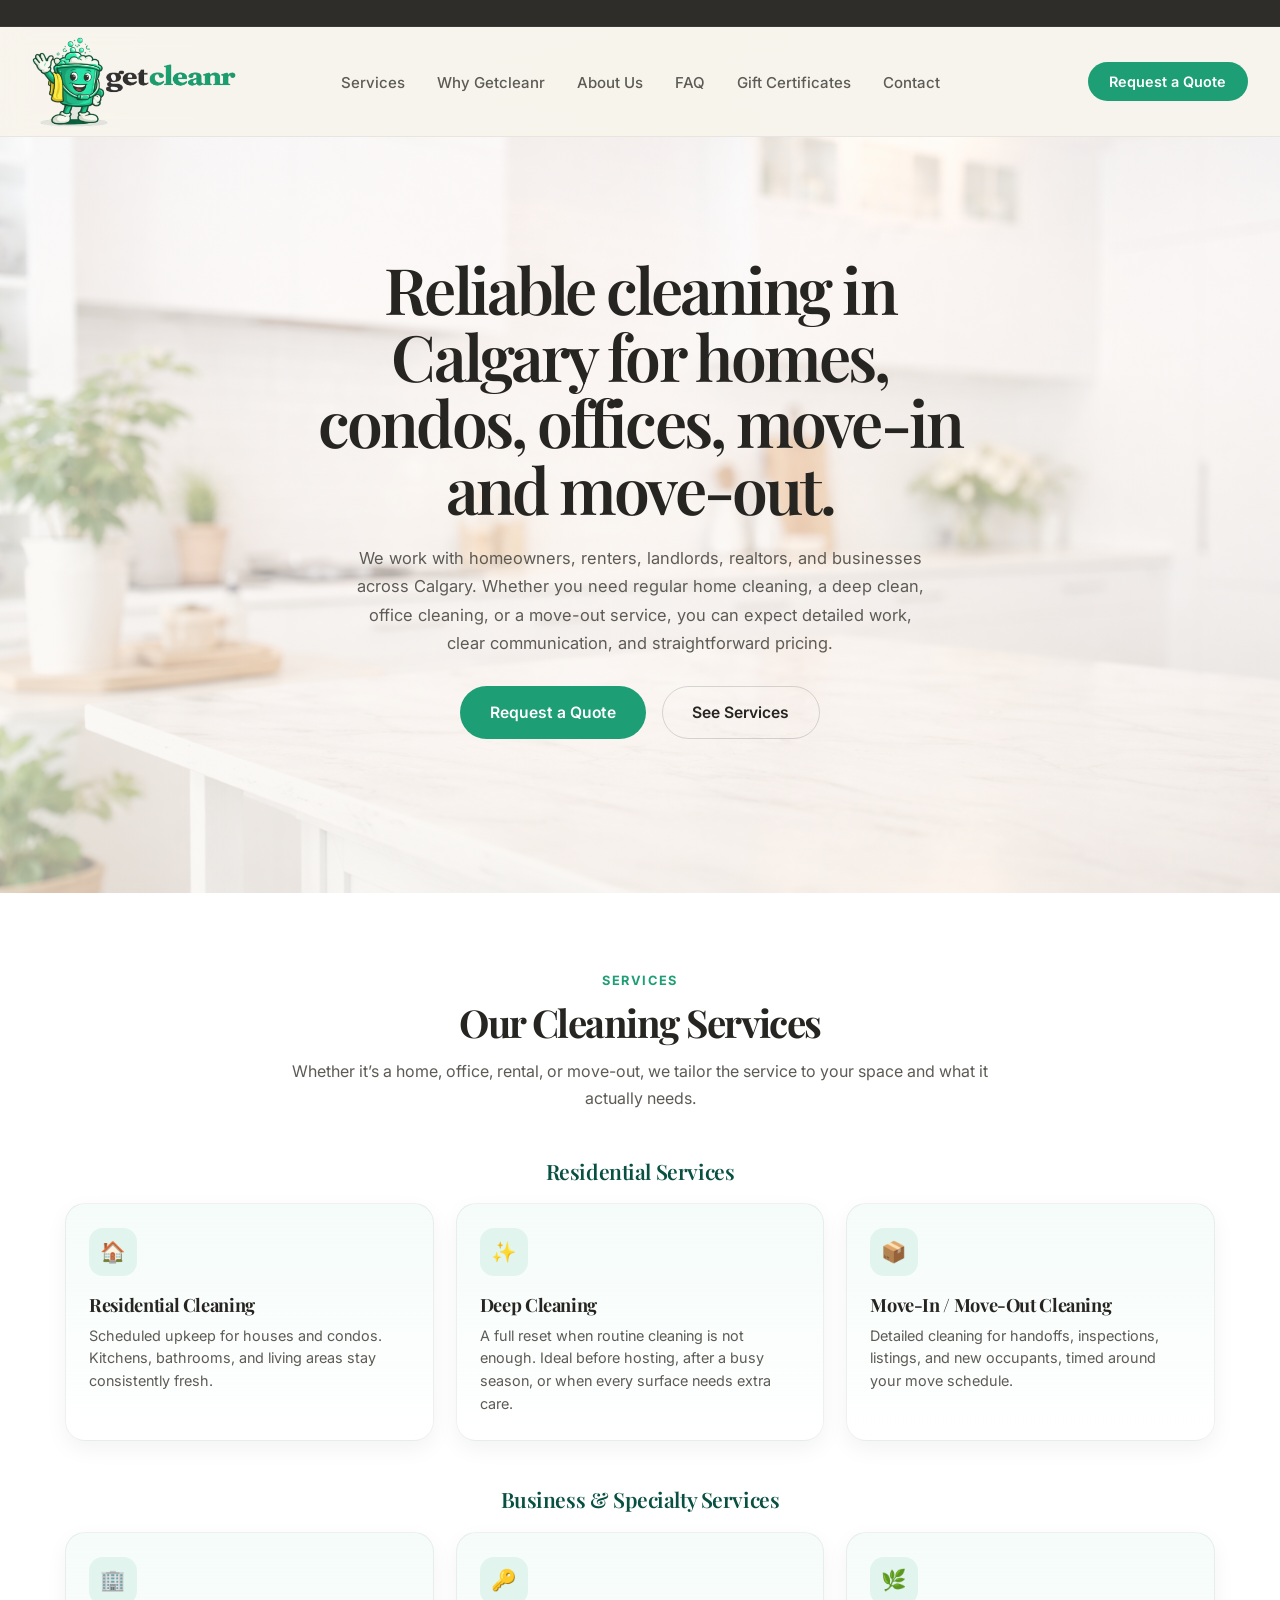
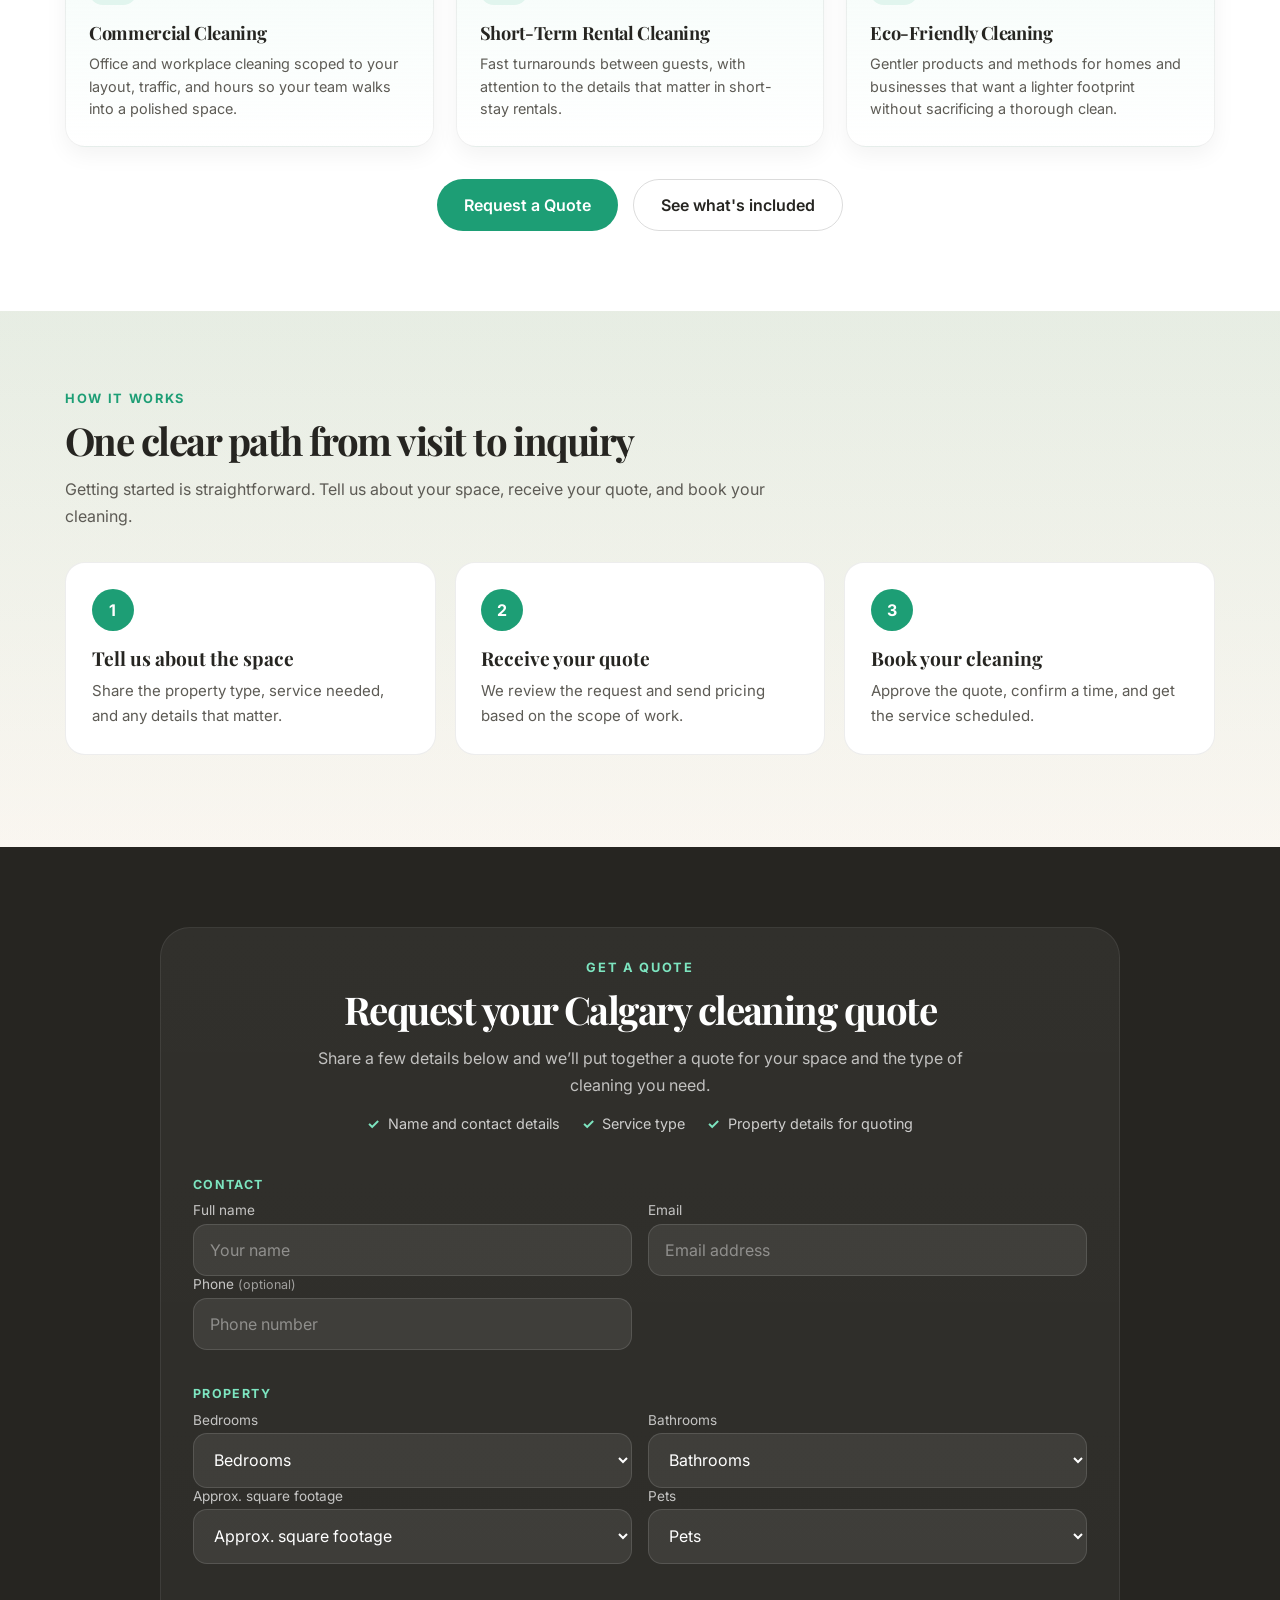
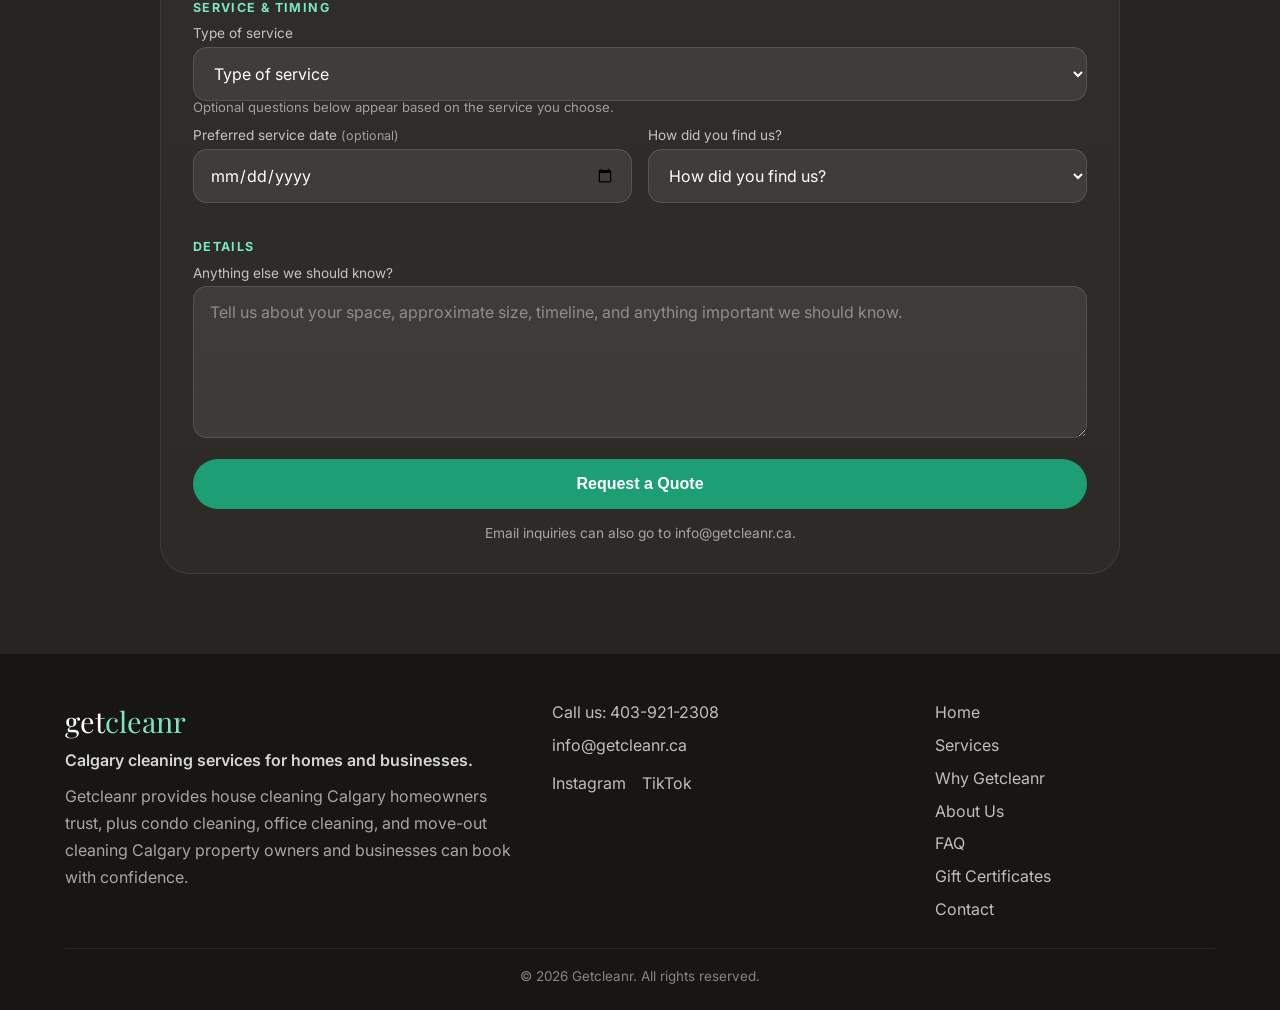
<file: index.html>
<!DOCTYPE html>
<html lang="en">
<head>
<meta charset="UTF-8">
<meta name="viewport" content="width=device-width, initial-scale=1.0">
<title>Calgary Cleaning Services | Homes, Condos, Offices, Move-In & Move-Out Cleaning | Getcleanr</title>
<meta name="description" content="Reliable Calgary cleaning services for homes, condos, offices, and move-outs. Get a fast quote from Getcleanr for recurring, deep, and commercial cleaning.">
<meta property="og:url" content="https://getcleanr.ca/">
<meta property="og:image" content="https://getcleanr.ca/preview.jpg?v=1">

<link rel="apple-touch-icon" sizes="180x180" href="/apple-touch-icon.png">
<link rel="icon" type="image/png" sizes="32x32" href="/favicon-32x32.png">
<link rel="icon" type="image/png" sizes="16x16" href="/favicon-16x16.png">
<link rel="manifest" href="/site.webmanifest">

<link rel="preconnect" href="https://fonts.googleapis.com">
<link rel="preconnect" href="https://fonts.gstatic.com" crossorigin>
<link href="https://fonts.googleapis.com/css2?family=Inter:wght@300;400;500;600;700&family=Playfair+Display:wght@400;500;600;700&display=swap" rel="stylesheet">
<link rel="stylesheet" href="site.css">
<style>
  /* Home only: thin bar + single-message CSS marquee */
  .topbar.topbar--single-ticker {
    padding: 0.28rem 0;
    font-size: 0.78rem;
    line-height: 1.35;
    letter-spacing: 0.015em;
    background: #2e2d29;
    color: rgba(255, 255, 255, 0.84);
    border-bottom: 1px solid rgba(255, 255, 255, 0.06);
  }

  .topbar--single-ticker .topbar__st-mask {
    overflow: hidden;
    width: 100%;
    height: 1.38em;
    line-height: 1.38em;
  }

  .topbar--single-ticker .topbar__st-msg {
    display: inline-block;
    white-space: nowrap;
    padding-left: 100%;
    box-sizing: content-box;
    will-change: transform;
    animation: topbar-st-pass var(--st-dur, 24s) linear forwards;
  }

  @keyframes topbar-st-pass {
    to {
      transform: translateX(-100%);
    }
  }

  .topbar--single-ticker .topbar__st-mask--static {
    height: auto;
    min-height: 1.38em;
    line-height: 1.45;
    padding: 0.12rem 0;
  }

  .topbar--single-ticker .topbar__st-msg.topbar__st-msg--static {
    animation: none;
    padding-left: 0;
    transform: none;
    display: block;
    text-align: center;
    white-space: normal;
    height: auto;
    line-height: 1.45;
    padding: 0 0.85rem;
    box-sizing: border-box;
  }

  @media (max-width: 768px) {
    .topbar.topbar--single-ticker {
      padding: 0.26rem 0;
      font-size: 0.74rem;
    }
  }
</style>
</head>
<body class="home">

<div class="topbar topbar--single-ticker">
  <div class="topbar__st-mask" id="topbar-st-mask">
    <span class="topbar__st-msg" id="topbar-st-msg">Serving Calgary, Alberta including downtown, NW, NE, SW, SE, and surrounding areas.</span>
  </div>
</div>

<nav aria-label="Primary navigation">
  <div class="logo">
    <a href="index.html">
      <img src="getcleanr-logo-tight.png" alt="Getcleanr logo">
    </a>
  </div>
  <div class="nav-desktop-inner">
    <ul class="nav-links">
      <li><a href="#services">Services</a></li>
      <li><a href="why-getcleanr.html">Why Getcleanr</a></li>
      <li><a href="about-us.html">About Us</a></li>
      <li><a href="faq.html">FAQ</a></li>
      <li><a href="gift-cards.html">Gift Certificates</a></li>
      <li><a href="#contact">Contact</a></li>
    </ul>
    <a class="nav-cta" href="#contact">Request a Quote</a>
  </div>
  <button type="button" class="nav-toggle" aria-expanded="false" aria-controls="site-nav-mobile" aria-label="Open menu">
    <span class="nav-toggle__bar" aria-hidden="true"></span>
    <span class="nav-toggle__bar" aria-hidden="true"></span>
    <span class="nav-toggle__bar" aria-hidden="true"></span>
  </button>
  <div class="nav-mobile" id="site-nav-mobile" hidden>
    <div class="nav-mobile__backdrop" tabindex="-1"></div>
    <div class="nav-mobile__panel" aria-label="Main menu">
      <ul class="nav-mobile__list">
        <li><a href="#services">Services</a></li>
        <li><a href="why-getcleanr.html">Why Getcleanr</a></li>
        <li><a href="about-us.html">About Us</a></li>
        <li><a href="faq.html">FAQ</a></li>
        <li><a href="gift-cards.html">Gift Certificates</a></li>
        <li><a href="#contact">Contact</a></li>
      </ul>
      <a class="nav-mobile__cta" href="#contact">Request a Quote</a>
    </div>
  </div>
</nav>

<main id="main-content">
<section class="hero">
  <div class="hero-copy">
    <h1>Reliable cleaning in Calgary for homes, condos, offices, move-in and move-out.</h1>
    <p>We work with homeowners, renters, landlords, realtors, and businesses across Calgary. Whether you need regular home cleaning, a deep clean, office cleaning, or a move-out service, you can expect detailed work, clear communication, and straightforward pricing.</p>
    <div class="hero-actions">
      <a class="btn-primary" href="#contact">Request a Quote</a>
      <a class="btn-secondary" href="#services">See Services</a>
    </div>
  </div>
</section>

<section class="services" id="services">
  <div class="section-wrap">
    <div class="services-head">
      <div class="section-tag">Services</div>
      <h2>Our Cleaning Services</h2>
      <p class="section-sub">Whether it’s a home, office, rental, or move-out, we tailor the service to your space and what it actually needs.</p>
    </div>

    <div class="services-categories">
      <div class="services-category">
        <h3 class="services-category-heading">Residential Services</h3>
        <div class="services-offerings">
          <article class="service-offering">
            <div class="service-offering-icon" aria-hidden="true">🏠</div>
            <h4>Residential Cleaning</h4>
            <p>Scheduled upkeep for houses and condos. Kitchens, bathrooms, and living areas stay consistently fresh.</p>
          </article>
          <article class="service-offering">
            <div class="service-offering-icon" aria-hidden="true">✨</div>
            <h4>Deep Cleaning</h4>
            <p>A full reset when routine cleaning is not enough. Ideal before hosting, after a busy season, or when every surface needs extra care.</p>
          </article>
          <article class="service-offering">
            <div class="service-offering-icon" aria-hidden="true">📦</div>
            <h4>Move-In / Move-Out Cleaning</h4>
            <p>Detailed cleaning for handoffs, inspections, listings, and new occupants, timed around your move schedule.</p>
          </article>
        </div>
      </div>
      <div class="services-category">
        <h3 class="services-category-heading">Business &amp; Specialty Services</h3>
        <div class="services-offerings">
          <article class="service-offering">
            <div class="service-offering-icon" aria-hidden="true">🏢</div>
            <h4>Commercial Cleaning</h4>
            <p>Office and workplace cleaning scoped to your layout, traffic, and hours so your team walks into a polished space.</p>
          </article>
          <article class="service-offering">
            <div class="service-offering-icon" aria-hidden="true">🔑</div>
            <h4>Short-Term Rental Cleaning</h4>
            <p>Fast turnarounds between guests, with attention to the details that matter in short-stay rentals.</p>
          </article>
          <article class="service-offering">
            <div class="service-offering-icon" aria-hidden="true">🌿</div>
            <h4>Eco-Friendly Cleaning</h4>
            <p>Gentler products and methods for homes and businesses that want a lighter footprint without sacrificing a thorough clean.</p>
          </article>
        </div>
      </div>
    </div>

    <div class="inline-cta-wrap inline-cta-wrap--home-services">
      <a class="inline-cta" href="#contact">Request a Quote</a>
      <a class="btn-secondary" id="checklist-modal-open" href="#checklist-modal">See what's included</a>
    </div>
  </div>
</section>

<section class="steps">
  <div class="section-wrap">
    <div class="section-tag">How it works</div>
    <h2>One clear path from visit to inquiry</h2>
    <p class="section-sub">Getting started is straightforward. Tell us about your space, receive your quote, and book your cleaning.</p>
    <div class="steps-grid">
      <div class="step-card">
        <div class="step-num">1</div>
        <h3>Tell us about the space</h3>
        <p>Share the property type, service needed, and any details that matter.</p>
      </div>
      <div class="step-card">
        <div class="step-num">2</div>
        <h3>Receive your quote</h3>
        <p>We review the request and send pricing based on the scope of work.</p>
      </div>
      <div class="step-card">
        <div class="step-num">3</div>
        <h3>Book your cleaning</h3>
        <p>Approve the quote, confirm a time, and get the service scheduled.</p>
      </div>
    </div>
  </div>
</section>

<section class="contact" id="contact">
  <div class="contact-shell">
    <div class="contact-head">
      <div class="section-tag">Get a quote</div>
      <h2>Request your Calgary cleaning quote</h2>
      <p class="section-sub">Share a few details below and we’ll put together a quote for your space and the type of cleaning you need.</p>
      <div class="contact-trust">
        <span>Name and contact details</span>
        <span>Service type</span>
        <span>Property details for quoting</span>
      </div>
    </div>

    <form id="quote-form" class="contact-form" action="https://api.web3forms.com/submit" method="POST">
      <input type="hidden" name="access_key" value="82939cad-c95d-423d-b3a6-6d3cef311908">
      <input type="hidden" name="subject" value="New quote request from getcleanr.ca">
      <input type="hidden" name="from_name" value="Getcleanr Website">
      <input type="checkbox" name="botcheck" class="form-botcheck" tabindex="-1" autocomplete="off" aria-hidden="true">

      <fieldset class="form-fieldset">
        <legend class="form-legend">Contact</legend>
        <div class="form-row">
          <div class="form-field">
            <label class="form-field-label" for="quote_name">Full name</label>
            <input class="form-input" id="quote_name" type="text" name="name" placeholder="Your name" autocomplete="name" required>
          </div>
          <div class="form-field">
            <label class="form-field-label" for="quote_email">Email</label>
            <input class="form-input" id="quote_email" type="email" name="email" placeholder="Email address" autocomplete="email" required>
          </div>
        </div>
        <div class="form-row">
          <div class="form-field form-field--span-2">
            <label class="form-field-label" for="quote_phone">Phone <span class="form-label-optional">(optional)</span></label>
            <input class="form-input" id="quote_phone" type="tel" name="phone" placeholder="Phone number" autocomplete="tel">
          </div>
        </div>
      </fieldset>

      <fieldset class="form-fieldset">
        <legend class="form-legend">Property</legend>
        <div class="form-row">
          <div class="form-field">
            <label class="form-field-label" for="quote_bedrooms">Bedrooms</label>
            <select class="form-input" id="quote_bedrooms" name="bedrooms">
              <option value="" disabled selected>Bedrooms</option>
              <option value="Studio">Studio</option>
              <option value="1">1</option>
              <option value="2">2</option>
              <option value="3">3</option>
              <option value="4+">4+</option>
            </select>
          </div>
          <div class="form-field">
            <label class="form-field-label" for="quote_bathrooms">Bathrooms</label>
            <select class="form-input" id="quote_bathrooms" name="bathrooms">
              <option value="" disabled selected>Bathrooms</option>
              <option value="1">1</option>
              <option value="1.5">1.5</option>
              <option value="2">2</option>
              <option value="3+">3+</option>
            </select>
          </div>
        </div>
        <div class="form-row">
          <div class="form-field">
            <label class="form-field-label" for="quote_sqft">Approx. square footage</label>
            <select class="form-input" id="quote_sqft" name="square_footage">
              <option value="" disabled selected>Approx. square footage</option>
              <option value="Under 1,000 sq ft">Under 1,000 sq ft</option>
              <option value="1,000–1,500 sq ft">1,000–1,500 sq ft</option>
              <option value="1,500–2,000 sq ft">1,500–2,000 sq ft</option>
              <option value="2,000–3,000 sq ft">2,000–3,000 sq ft</option>
              <option value="3,000+ sq ft">3,000+ sq ft</option>
            </select>
          </div>
          <div class="form-field">
            <label class="form-field-label" for="quote_pets">Pets</label>
            <select class="form-input" id="quote_pets" name="pets">
              <option value="" disabled selected>Pets</option>
              <option value="None">None</option>
              <option value="Dog(s)">Dog(s)</option>
              <option value="Cat(s)">Cat(s)</option>
              <option value="Multiple pets">Multiple pets</option>
            </select>
          </div>
        </div>
      </fieldset>

      <fieldset class="form-fieldset">
        <legend class="form-legend">Service &amp; timing</legend>
        <div class="form-field">
          <label class="form-field-label" for="quote_service">Type of service</label>
          <select class="form-input" id="quote_service" name="service" required aria-describedby="quote_service_hint">
            <option value="" disabled selected>Type of service</option>
            <option value="Recurring home cleaning">Recurring home cleaning</option>
            <option value="Deep cleaning">Deep cleaning</option>
            <option value="Move-in / Move-out">Move-in / Move-out</option>
            <option value="Commercial cleaning">Commercial cleaning</option>
            <option value="Short-term rental cleaning">Short-term rental cleaning</option>
          </select>
        </div>
        <p class="form-service-hint" id="quote_service_hint">Optional questions below appear based on the service you choose.</p>

        <div class="form-service-panels" aria-live="polite">
          <div class="form-service-panel" data-service-panel="Recurring home cleaning" hidden>
            <p class="form-panel-caption">Optional — helps us quote recurring cleans</p>
            <div class="form-field">
              <label class="form-field-label" for="cleaning_frequency">Preferred frequency</label>
              <select class="form-input" id="cleaning_frequency" name="cleaning_frequency">
                <option value="" selected disabled>Select frequency</option>
                <option value="Weekly">Weekly</option>
                <option value="Bi-weekly">Bi-weekly</option>
                <option value="Monthly">Monthly</option>
                <option value="Not sure">Not sure</option>
              </select>
            </div>
          </div>

          <div class="form-service-panel" data-service-panel="Deep cleaning" hidden>
            <p class="form-panel-caption">Optional — helps us scope a deep clean</p>
            <div class="form-row">
              <div class="form-field">
                <label class="form-field-label" for="deep_clean_condition">Current condition</label>
                <select class="form-input" id="deep_clean_condition" name="deep_clean_condition">
                  <option value="" selected disabled>Select condition</option>
                  <option value="Light">Light</option>
                  <option value="Moderate">Moderate</option>
                  <option value="Heavy">Heavy</option>
                  <option value="Not sure">Not sure</option>
                </select>
              </div>
              <div class="form-field">
                <label class="form-field-label" for="first_time_professional_clean">First time with a professional clean?</label>
                <select class="form-input" id="first_time_professional_clean" name="first_time_professional_clean">
                  <option value="" selected disabled>Select</option>
                  <option value="Yes">Yes</option>
                  <option value="No">No</option>
                </select>
              </div>
            </div>
          </div>

          <div class="form-service-panel" data-service-panel="Move-in / Move-out" hidden>
            <p class="form-panel-caption">Optional — move timing</p>
            <div class="form-field">
              <label class="form-field-label" for="move_date">Move date</label>
              <input class="form-input" id="move_date" type="date" name="move_date">
            </div>
          </div>

          <div class="form-service-panel" data-service-panel="Commercial cleaning" hidden>
            <p class="form-panel-caption">Optional — commercial details</p>
            <div class="form-row">
              <div class="form-field">
                <label class="form-field-label" for="business_name">Business name</label>
                <input class="form-input" id="business_name" type="text" name="business_name" placeholder="Business or building name">
              </div>
              <div class="form-field">
                <label class="form-field-label" for="commercial_size">Approx. size</label>
                <select class="form-input" id="commercial_size" name="commercial_size">
                  <option value="" selected disabled>Select size</option>
                  <option value="Small (under 1,500 sq ft)">Small (under 1,500 sq ft)</option>
                  <option value="Medium (1,500–5,000 sq ft)">Medium (1,500–5,000 sq ft)</option>
                  <option value="Large (5,000+ sq ft)">Large (5,000+ sq ft)</option>
                  <option value="Not sure">Not sure</option>
                </select>
              </div>
            </div>
          </div>

          <div class="form-service-panel" data-service-panel="Short-term rental cleaning" hidden>
            <p class="form-panel-caption">Optional — turnover cadence</p>
            <div class="form-field">
              <label class="form-field-label" for="turnover_frequency">Turnover frequency</label>
              <select class="form-input" id="turnover_frequency" name="turnover_frequency">
                <option value="" selected disabled>Select frequency</option>
                <option value="After each guest stay">After each guest stay</option>
                <option value="Several times per week">Several times per week</option>
                <option value="About once per week">About once per week</option>
                <option value="Less often">Less often</option>
                <option value="Not sure">Not sure</option>
              </select>
            </div>
          </div>
        </div>

        <div class="form-row">
          <div class="form-field">
            <label class="form-field-label" for="preferred_date">Preferred service date <span class="form-label-optional">(optional)</span></label>
            <input class="form-input" id="preferred_date" type="date" name="preferred_date">
          </div>
          <div class="form-field">
            <label class="form-field-label" for="quote_lead_source">How did you find us?</label>
            <select class="form-input" id="quote_lead_source" name="lead_source">
              <option value="" disabled selected>How did you find us?</option>
              <option value="Google">Google</option>
              <option value="Referral">Referral</option>
              <option value="Facebook">Facebook</option>
              <option value="Instagram">Instagram</option>
              <option value="Other">Other</option>
            </select>
          </div>
        </div>
      </fieldset>

      <fieldset class="form-fieldset">
        <legend class="form-legend">Details</legend>
        <div class="form-field">
          <label class="form-field-label" for="quote_message">Anything else we should know?</label>
          <textarea class="form-input" id="quote_message" rows="6" name="message" placeholder="Tell us about your space, approximate size, timeline, and anything important we should know." required></textarea>
        </div>
      </fieldset>

      <button class="form-submit" type="submit">Request a Quote</button>
    </form>

    <div class="contact-note">Email inquiries can also go to info@getcleanr.ca.</div>
  </div>
</section>
</main>

<footer class="site-footer">
  <div class="footer-inner">
    <div class="footer-col footer-brand">
      <div class="footer-logo">get<span>cleanr</span></div>
      <div class="footer-tagline">Calgary cleaning services for homes and businesses.</div>
      <p class="footer-description">
        Getcleanr provides house cleaning Calgary homeowners trust, plus condo cleaning, office cleaning, and move-out cleaning Calgary property owners and businesses can book with confidence.
      </p>
    </div>

    <div class="footer-col footer-contact">
      <a href="tel:4039212308" class="footer-contact-item">Call us: 403-921-2308</a>
      <a href="mailto:info@getcleanr.ca" class="footer-contact-item">info@getcleanr.ca</a>
      <div class="footer-socials">
        <a href="#" class="footer-social">Instagram</a>
        <a href="#" class="footer-social">TikTok</a>
      </div>
    </div>

    <div class="footer-col footer-links">
      <a href="index.html">Home</a>
      <a href="index.html#services">Services</a>
      <a href="why-getcleanr.html">Why Getcleanr</a>
      <a href="about-us.html">About Us</a>
      <a href="faq.html">FAQ</a>
      <a href="gift-cards.html">Gift Certificates</a>
      <a href="index.html#contact">Contact</a>
    </div>
  </div>

  <div class="footer-bottom">
    <p>© 2026 Getcleanr. All rights reserved.</p>
  </div>
</footer>

<div id="checklist-modal" class="checklist-modal" role="dialog" aria-modal="true" aria-labelledby="checklist-modal-title" aria-describedby="checklist-modal-desc" hidden>
  <div class="checklist-modal__backdrop" data-checklist-modal-dismiss tabindex="-1"></div>
  <div class="checklist-modal__dialog">
    <button type="button" class="checklist-modal__close" aria-label="Close checklist" data-checklist-modal-close>&times;</button>
    <div class="checklist-modal__header">
      <h2 id="checklist-modal-title" class="checklist-modal__title">Compare Cleaning Packages</h2>
      <p id="checklist-modal-desc" class="checklist-modal__subtitle">See what’s included in Standard, Deep, and Move-In / Move-Out cleaning.</p>
    </div>
    <p class="checklist-modal__intro">Deep cleaning includes everything in a standard clean, plus more detailed work. Move-In / Move-Out cleaning includes the most detailed scope.</p>
    <div class="checklist-modal__body">
      <div class="checklist-compare-stack">
        <article class="checklist-compare-card" aria-labelledby="compare-section-living">
          <h3 id="compare-section-living" class="checklist-compare-card__title">Living Room, Bedrooms &amp; Common Area</h3>
          <div class="checklist-compare-scroll">
            <table class="checklist-compare-table">
              <thead>
                <tr>
                  <th scope="col">Task</th>
                  <th scope="col">Standard Clean</th>
                  <th scope="col">Deep Clean</th>
                  <th scope="col">Move-In / Move-Out Clean</th>
                </tr>
              </thead>
              <tbody>
                <tr><th scope="row">Wash all countertops</th><td aria-label="Included">✓</td><td aria-label="Included">✓</td><td aria-label="Included">✓</td></tr>
                <tr><th scope="row">Dusting window sills</th><td aria-label="Included">✓</td><td aria-label="Included">✓</td><td aria-label="Included">✓</td></tr>
                <tr><th scope="row">Empty &amp; replace garbage can bags</th><td aria-label="Included">✓</td><td aria-label="Included">✓</td><td aria-label="Included">✓</td></tr>
                <tr><th scope="row">Vacuum &amp; mop all floor surfaces</th><td aria-label="Included">✓</td><td aria-label="Included">✓</td><td aria-label="Included">✓</td></tr>
                <tr><th scope="row">Wipe outlets &amp; light switches</th><td aria-label="Included">✓</td><td aria-label="Included">✓</td><td aria-label="Included">✓</td></tr>
                <tr><th scope="row">Dust baseboards</th><td aria-label="Included">✓</td><td aria-label="Included">✓</td><td aria-label="Included">✓</td></tr>
                <tr><th scope="row">Wipe doors &amp; frames</th><td aria-label="Not included">–</td><td aria-label="Included">✓</td><td aria-label="Included">✓</td></tr>
                <tr><th scope="row">Vacuum furniture</th><td aria-label="Not included">–</td><td aria-label="Included">✓</td><td aria-label="Not included">–</td></tr>
                <tr><th scope="row">Dust blinds</th><td aria-label="Not included">–</td><td aria-label="Included">✓</td><td aria-label="Included">✓</td></tr>
                <tr><th scope="row">Dust light fixtures</th><td aria-label="Not included">–</td><td aria-label="Included">✓</td><td aria-label="Included">✓</td></tr>
                <tr><th scope="row">Dust ceiling fans</th><td aria-label="Not included">–</td><td aria-label="Included">✓</td><td aria-label="Included">✓</td></tr>
                <tr><th scope="row">Dust / wipe shelves (inside closet)</th><td aria-label="Not included">–</td><td aria-label="Included">✓</td><td aria-label="Included">✓</td></tr>
                <tr><th scope="row">Wall spot cleaning</th><td aria-label="Not included">–</td><td aria-label="Included">✓</td><td aria-label="Included">✓</td></tr>
                <tr><th scope="row">Laundry</th><td aria-label="Not included">–</td><td aria-label="Not included">–</td><td aria-label="Not included">–</td></tr>
              </tbody>
            </table>
          </div>
        </article>
        <article class="checklist-compare-card" aria-labelledby="compare-section-kitchen">
          <h3 id="compare-section-kitchen" class="checklist-compare-card__title">Kitchen</h3>
          <div class="checklist-compare-scroll">
            <table class="checklist-compare-table">
              <thead>
                <tr>
                  <th scope="col">Task</th>
                  <th scope="col">Standard Clean</th>
                  <th scope="col">Deep Clean</th>
                  <th scope="col">Move-In / Move-Out Clean</th>
                </tr>
              </thead>
              <tbody>
                <tr><th scope="row">Dust all accessible surfaces</th><td aria-label="Included">✓</td><td aria-label="Included">✓</td><td aria-label="Included">✓</td></tr>
                <tr><th scope="row">Wash all countertops</th><td aria-label="Included">✓</td><td aria-label="Included">✓</td><td aria-label="Included">✓</td></tr>
                <tr><th scope="row">Wipe backsplash</th><td aria-label="Included">✓</td><td aria-label="Included">✓</td><td aria-label="Included">✓</td></tr>
                <tr><th scope="row">Wipe exterior of appliances</th><td aria-label="Included">✓</td><td aria-label="Included">✓</td><td aria-label="Included">✓</td></tr>
                <tr><th scope="row">Clean &amp; wash sinks</th><td aria-label="Included">✓</td><td aria-label="Included">✓</td><td aria-label="Included">✓</td></tr>
                <tr><th scope="row">Clean inside &amp; outside of microwave</th><td aria-label="Included">✓</td><td aria-label="Included">✓</td><td aria-label="Included">✓</td></tr>
                <tr><th scope="row">Empty &amp; replace garbage can bags</th><td aria-label="Included">✓</td><td aria-label="Included">✓</td><td aria-label="Included">✓</td></tr>
                <tr><th scope="row">Vacuum &amp; mop all floor surfaces</th><td aria-label="Included">✓</td><td aria-label="Included">✓</td><td aria-label="Included">✓</td></tr>
                <tr><th scope="row">Dust baseboards</th><td aria-label="Included">✓</td><td aria-label="Included">✓</td><td aria-label="Included">✓</td></tr>
                <tr><th scope="row">Wipe exterior cabinets</th><td aria-label="Included">✓</td><td aria-label="Included">✓</td><td aria-label="Included">✓</td></tr>
                <tr><th scope="row">Wipe outlets &amp; light switches</th><td aria-label="Included">✓</td><td aria-label="Included">✓</td><td aria-label="Included">✓</td></tr>
                <tr><th scope="row">Wipe doors &amp; frames</th><td aria-label="Not included">–</td><td aria-label="Included">✓</td><td aria-label="Included">✓</td></tr>
                <tr><th scope="row">Dust ceiling fans</th><td aria-label="Not included">–</td><td aria-label="Included">✓</td><td aria-label="Included">✓</td></tr>
                <tr><th scope="row">Wall spot cleaning</th><td aria-label="Not included">–</td><td aria-label="Included">✓</td><td aria-label="Included">✓</td></tr>
                <tr><th scope="row">Dust light fixtures</th><td aria-label="Not included">–</td><td aria-label="Included">✓</td><td aria-label="Included">✓</td></tr>
                <tr><th scope="row">Inside oven</th><td aria-label="Not included">–</td><td aria-label="Not included">–</td><td aria-label="Included">✓</td></tr>
                <tr><th scope="row">Inside fridge</th><td aria-label="Not included">–</td><td aria-label="Not included">–</td><td aria-label="Included">✓</td></tr>
                <tr><th scope="row">Wipe inside cupboards &amp; drawers</th><td aria-label="Not included">–</td><td aria-label="Not included">–</td><td aria-label="Included">✓</td></tr>
                <tr><th scope="row">Top of kitchen cupboards</th><td aria-label="Not included">–</td><td aria-label="Not included">–</td><td aria-label="Not included">–</td></tr>
              </tbody>
            </table>
          </div>
        </article>
        <article class="checklist-compare-card" aria-labelledby="compare-section-bath">
          <h3 id="compare-section-bath" class="checklist-compare-card__title">Bathroom</h3>
          <div class="checklist-compare-scroll">
            <table class="checklist-compare-table">
              <thead>
                <tr>
                  <th scope="col">Task</th>
                  <th scope="col">Standard Clean</th>
                  <th scope="col">Deep Clean</th>
                  <th scope="col">Move-In / Move-Out Clean</th>
                </tr>
              </thead>
              <tbody>
                <tr><th scope="row">Polish &amp; clean mirrors</th><td aria-label="Included">✓</td><td aria-label="Included">✓</td><td aria-label="Included">✓</td></tr>
                <tr><th scope="row">Clean &amp; wash sinks</th><td aria-label="Included">✓</td><td aria-label="Included">✓</td><td aria-label="Included">✓</td></tr>
                <tr><th scope="row">Clean towel racks</th><td aria-label="Included">✓</td><td aria-label="Included">✓</td><td aria-label="Included">✓</td></tr>
                <tr><th scope="row">Shine spouts &amp; handles</th><td aria-label="Included">✓</td><td aria-label="Included">✓</td><td aria-label="Included">✓</td></tr>
                <tr><th scope="row">Wash all countertops</th><td aria-label="Included">✓</td><td aria-label="Included">✓</td><td aria-label="Included">✓</td></tr>
                <tr><th scope="row">Sanitize toilets &amp; toilet bowls</th><td aria-label="Included">✓</td><td aria-label="Included">✓</td><td aria-label="Included">✓</td></tr>
                <tr><th scope="row">Clean showers &amp; tubs</th><td aria-label="Included">✓</td><td aria-label="Included">✓</td><td aria-label="Included">✓</td></tr>
                <tr><th scope="row">Empty &amp; replace garbage can bags</th><td aria-label="Included">✓</td><td aria-label="Included">✓</td><td aria-label="Included">✓</td></tr>
                <tr><th scope="row">Vacuum &amp; mop all floor surfaces</th><td aria-label="Included">✓</td><td aria-label="Included">✓</td><td aria-label="Included">✓</td></tr>
                <tr><th scope="row">Dust baseboards</th><td aria-label="Included">✓</td><td aria-label="Included">✓</td><td aria-label="Included">✓</td></tr>
                <tr><th scope="row">Wipe outlets &amp; light switches</th><td aria-label="Included">✓</td><td aria-label="Included">✓</td><td aria-label="Included">✓</td></tr>
                <tr><th scope="row">Wipe exterior cabinets</th><td aria-label="Included">✓</td><td aria-label="Included">✓</td><td aria-label="Included">✓</td></tr>
                <tr><th scope="row">Wipe doors &amp; frames</th><td aria-label="Not included">–</td><td aria-label="Included">✓</td><td aria-label="Included">✓</td></tr>
                <tr><th scope="row">Dust light fixtures</th><td aria-label="Not included">–</td><td aria-label="Included">✓</td><td aria-label="Included">✓</td></tr>
                <tr><th scope="row">Wall spot cleaning</th><td aria-label="Not included">–</td><td aria-label="Included">✓</td><td aria-label="Included">✓</td></tr>
                <tr><th scope="row">Dust bathroom fan</th><td aria-label="Not included">–</td><td aria-label="Included">✓</td><td aria-label="Included">✓</td></tr>
                <tr><th scope="row">Wipe inside cupboards &amp; drawers</th><td aria-label="Not included">–</td><td aria-label="Not included">–</td><td aria-label="Included">✓</td></tr>
              </tbody>
            </table>
          </div>
        </article>
      </div>
    </div>
  </div>
</div>

<script>
(function () {
  var openBtn = document.getElementById('checklist-modal-open');
  var modal = document.getElementById('checklist-modal');
  if (!openBtn || !modal) return;

  var backdrop = modal.querySelector('[data-checklist-modal-dismiss]');
  var closeBtn = modal.querySelector('[data-checklist-modal-close]');

  function openModal() {
    modal.hidden = false;
    modal.classList.add('is-open');
    document.body.style.overflow = 'hidden';
    if (closeBtn) closeBtn.focus();
  }

  function closeModal() {
    modal.classList.remove('is-open');
    modal.hidden = true;
    document.body.style.overflow = '';
    if (openBtn) openBtn.focus();
  }

  openBtn.addEventListener('click', function (e) {
    e.preventDefault();
    openModal();
  });

  if (backdrop) {
    backdrop.addEventListener('click', function () {
      closeModal();
    });
  }

  if (closeBtn) {
    closeBtn.addEventListener('click', function () {
      closeModal();
    });
  }

  document.addEventListener('keydown', function (e) {
    if (e.key === 'Escape' && modal.classList.contains('is-open')) {
      closeModal();
    }
  });
})();
</script>
<script>
(function () {
  var msgEl = document.getElementById('topbar-st-msg');
  var mask = document.getElementById('topbar-st-mask');
  if (!msgEl || !mask) return;

  var messages = [
    'Serving Calgary, Alberta including downtown, NW, NE, SW, SE, and surrounding areas.',
    'Save 10% on your first deep clean. Limited time offer.'
  ];
  var i = 0;
  var pxPerSec = 34;

  if (window.matchMedia('(prefers-reduced-motion: reduce)').matches) {
    msgEl.textContent = messages[0] + '\u00A0 · \u00A0' + messages[1];
    msgEl.classList.add('topbar__st-msg--static');
    mask.classList.add('topbar__st-mask--static');
    return;
  }

  function durationSec() {
    var w = msgEl.offsetWidth;
    if (w < 8) return 20;
    var sec = w / pxPerSec;
    return Math.min(Math.max(sec, 14), 50);
  }

  function restartPass() {
    msgEl.style.animation = 'none';
    void msgEl.offsetWidth;
    msgEl.style.setProperty('--st-dur', durationSec() + 's');
    msgEl.style.removeProperty('animation');
  }

  msgEl.addEventListener('animationend', function (e) {
    if (e.animationName !== 'topbar-st-pass') return;
    i = (i + 1) % messages.length;
    msgEl.textContent = messages[i];
    restartPass();
  });

  restartPass();
})();
</script>
<script>
(function () {
  'use strict';
  var form = document.getElementById('quote-form');
  if (!form) return;
  var serviceSelect = form.querySelector('[name="service"]');
  var panels = form.querySelectorAll('[data-service-panel]');
  if (!serviceSelect || !panels.length) return;

  function selectedValue() {
    var opt = serviceSelect.options[serviceSelect.selectedIndex];
    return opt && opt.value ? String(opt.value).trim() : '';
  }

  function syncPanels() {
    var v = selectedValue();
    panels.forEach(function (panel) {
      var raw = panel.getAttribute('data-service-panel') || '';
      var keys = raw.split('|').map(function (s) { return s.trim(); });
      var show = keys.indexOf(v) !== -1;
      if (show) {
        panel.removeAttribute('hidden');
      } else {
        panel.setAttribute('hidden', '');
      }
    });
  }

  serviceSelect.addEventListener('change', syncPanels);
  syncPanels();
})();
</script>
<script src="mobile-nav.js" defer></script>
</body>
</html>
</file>
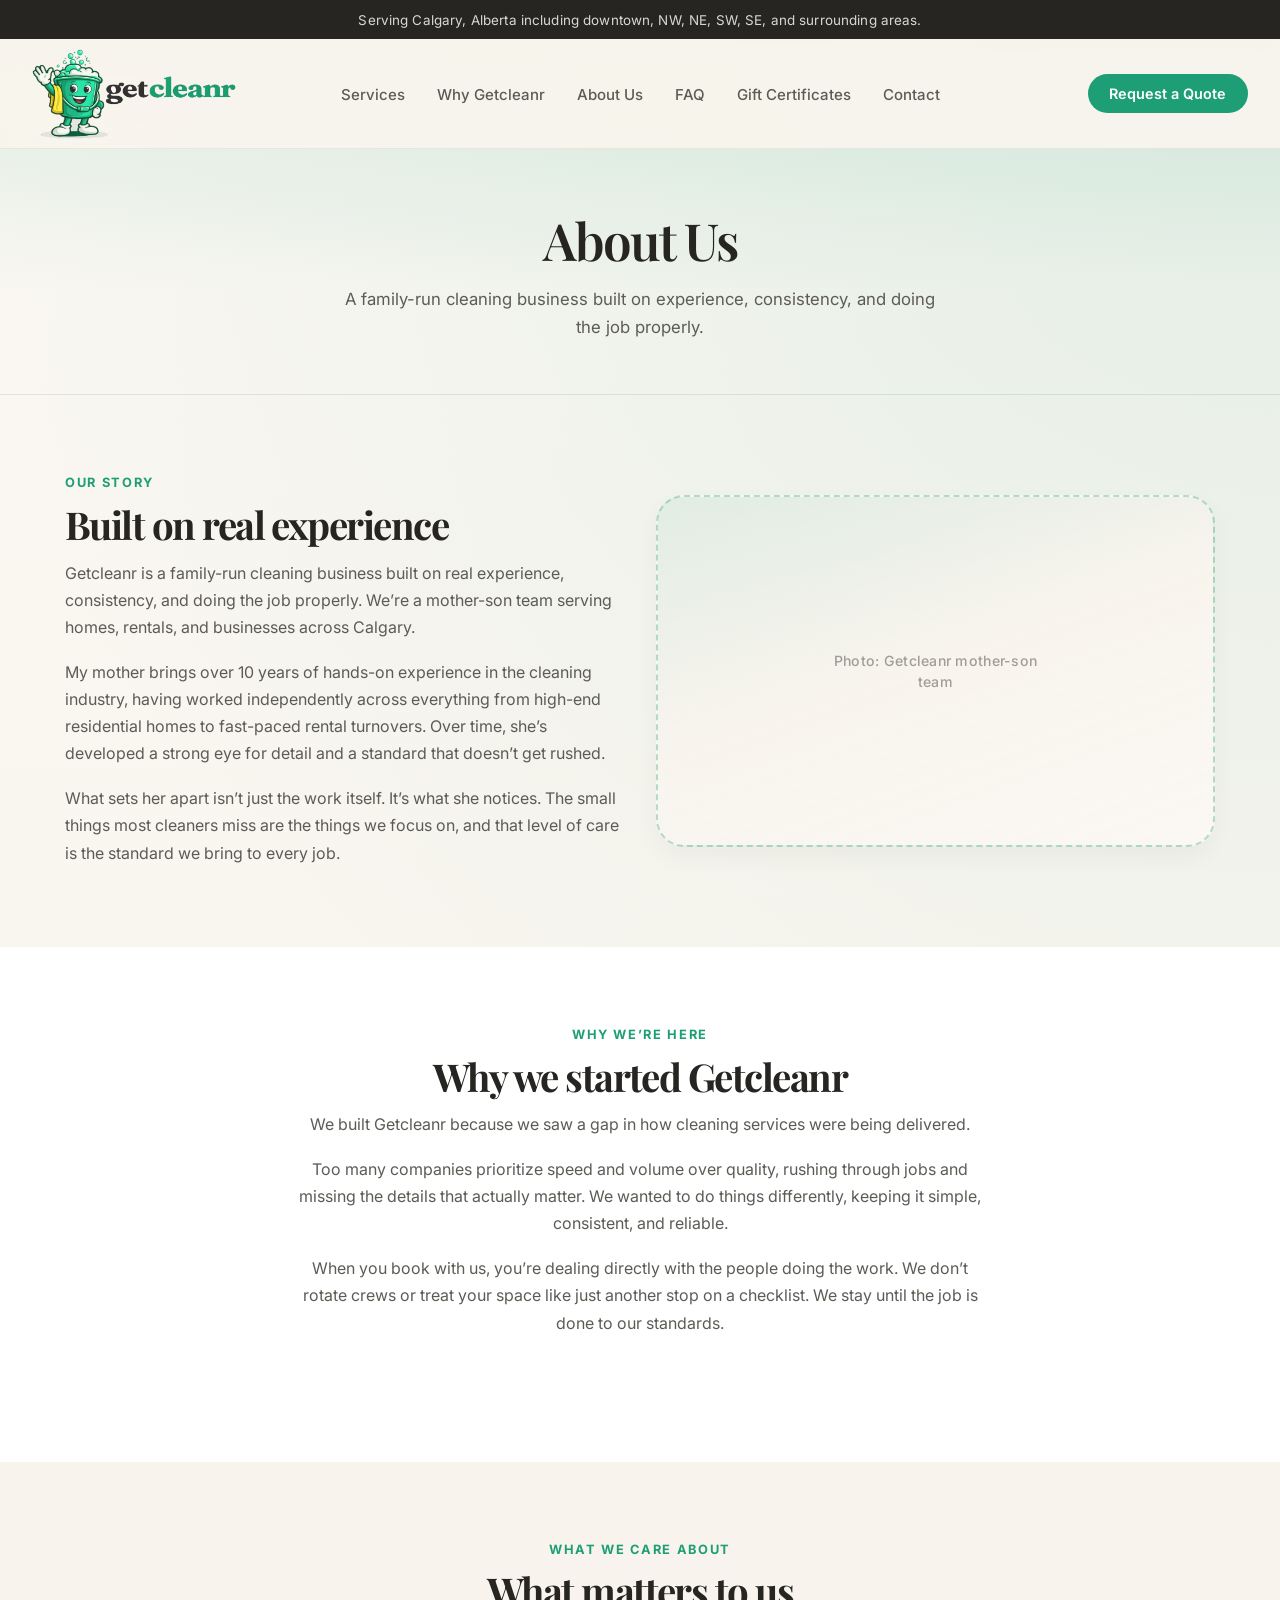
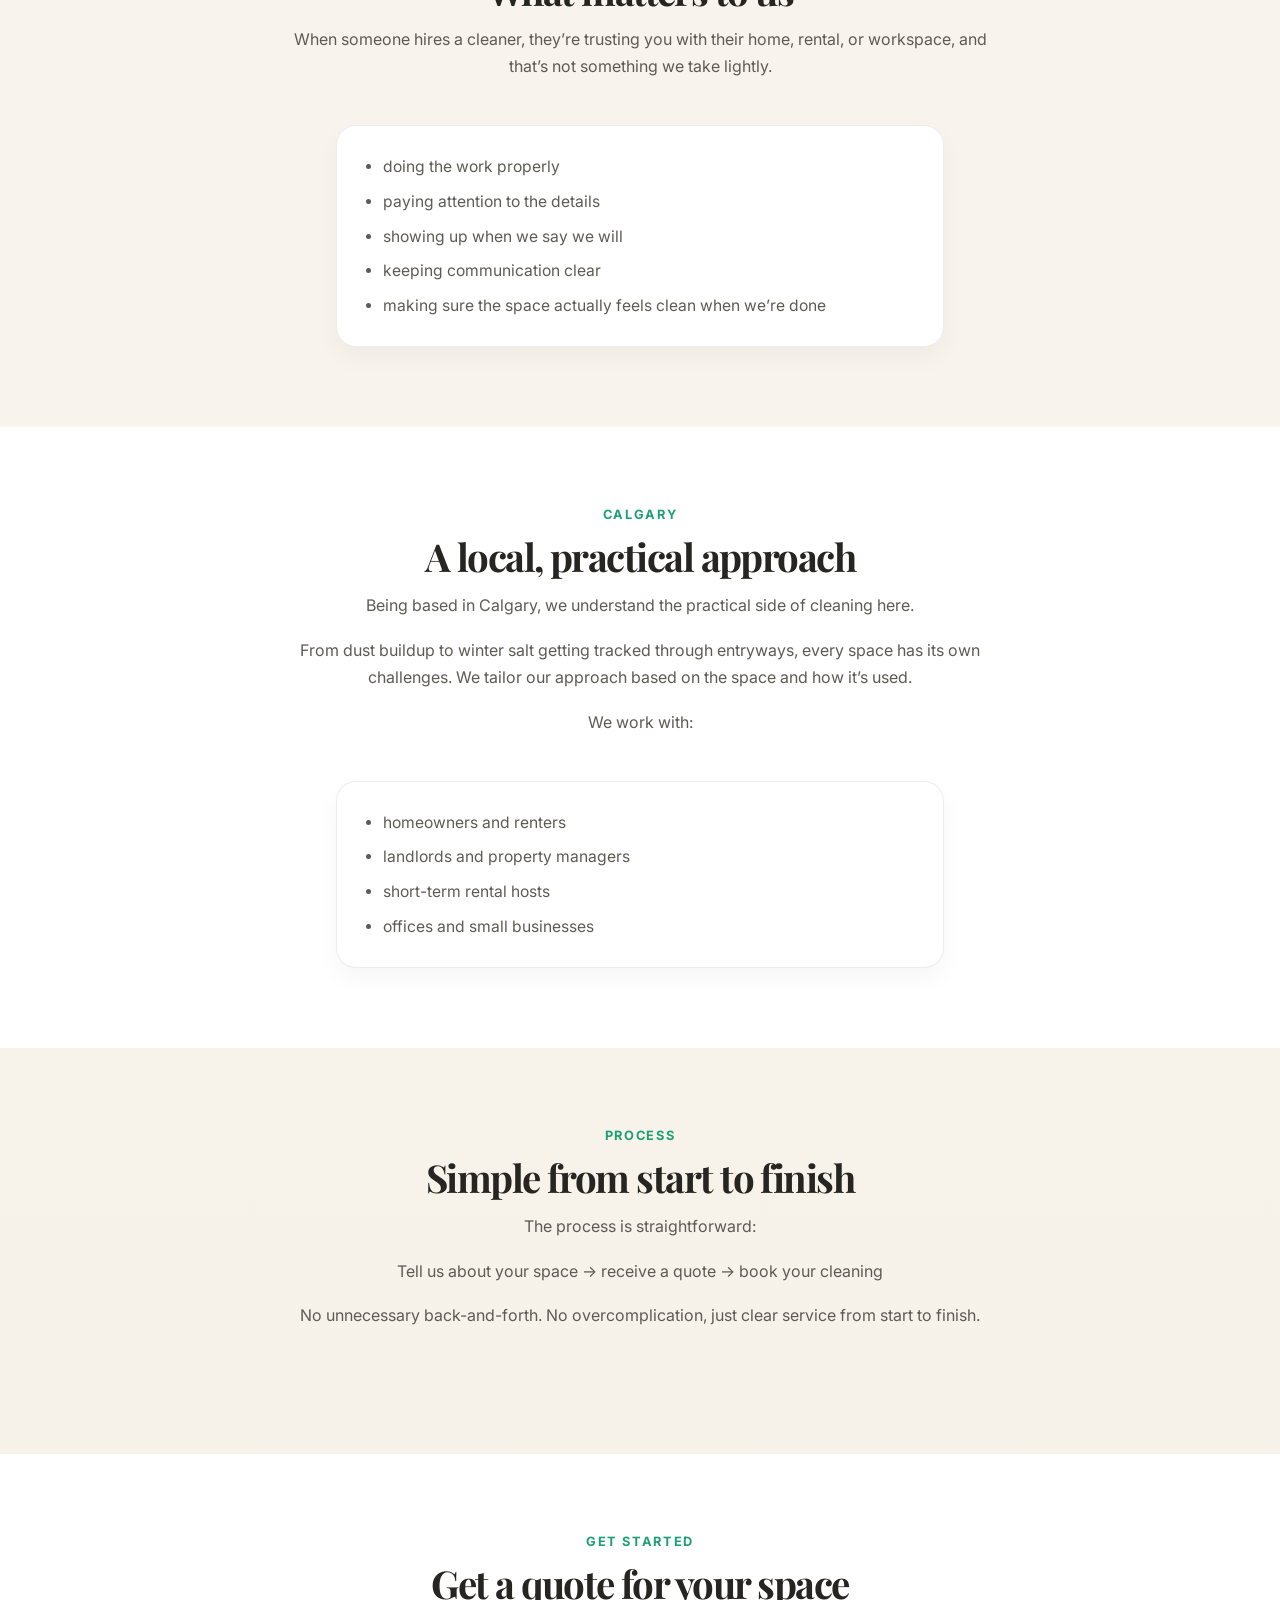
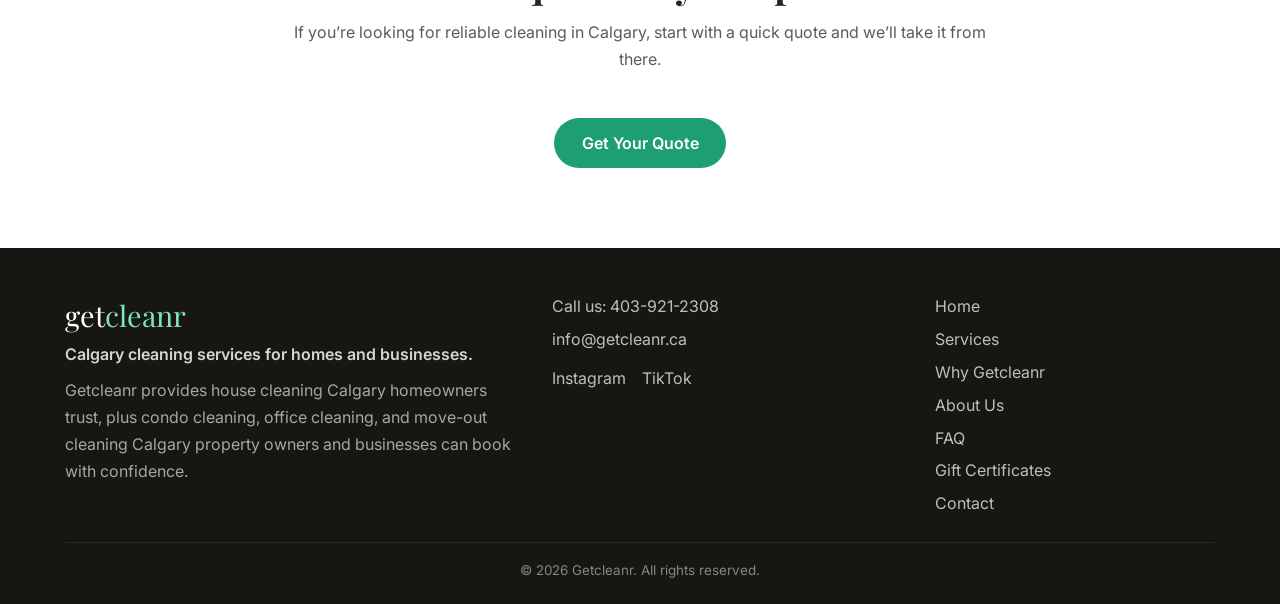
<file: about-us.html>
<!DOCTYPE html>
<html lang="en">
<head>
<meta charset="UTF-8">
<meta name="viewport" content="width=device-width, initial-scale=1.0">
<title>About Us | Getcleanr Calgary Cleaning</title>
<meta name="description" content="Learn more about Getcleanr, our family-run approach to cleaning, and how we help homes, rentals, and businesses across Calgary.">
<meta property="og:url" content="https://getcleanr.ca/about-us.html">
<meta property="og:image" content="https://getcleanr.ca/preview.jpg?v=1">

<link rel="apple-touch-icon" sizes="180x180" href="/apple-touch-icon.png">
<link rel="icon" type="image/png" sizes="32x32" href="/favicon-32x32.png">
<link rel="icon" type="image/png" sizes="16x16" href="/favicon-16x16.png">
<link rel="manifest" href="/site.webmanifest">

<link rel="preconnect" href="https://fonts.googleapis.com">
<link rel="preconnect" href="https://fonts.gstatic.com" crossorigin>
<link href="https://fonts.googleapis.com/css2?family=Inter:wght@300;400;500;600;700&family=Playfair+Display:wght@400;500;600;700&display=swap" rel="stylesheet">
<link rel="stylesheet" href="site.css">
</head>
<body>

<div class="topbar">Serving Calgary, Alberta including downtown, NW, NE, SW, SE, and surrounding areas.</div>

<nav aria-label="Primary navigation">
  <div class="logo">
    <a href="index.html">
      <img src="getcleanr-logo-tight.png" alt="Getcleanr logo">
    </a>
  </div>
  <div class="nav-desktop-inner">
    <ul class="nav-links">
      <li><a href="index.html#services">Services</a></li>
      <li><a href="why-getcleanr.html">Why Getcleanr</a></li>
      <li><a href="about-us.html">About Us</a></li>
      <li><a href="faq.html">FAQ</a></li>
      <li><a href="gift-cards.html">Gift Certificates</a></li>
      <li><a href="index.html#contact">Contact</a></li>
    </ul>
    <a class="nav-cta" href="index.html#contact">Request a Quote</a>
  </div>
  <button type="button" class="nav-toggle" aria-expanded="false" aria-controls="site-nav-mobile" aria-label="Open menu">
    <span class="nav-toggle__bar" aria-hidden="true"></span>
    <span class="nav-toggle__bar" aria-hidden="true"></span>
    <span class="nav-toggle__bar" aria-hidden="true"></span>
  </button>
  <div class="nav-mobile" id="site-nav-mobile" hidden>
    <div class="nav-mobile__backdrop" tabindex="-1"></div>
    <div class="nav-mobile__panel" aria-label="Main menu">
      <ul class="nav-mobile__list">
        <li><a href="index.html#services">Services</a></li>
        <li><a href="why-getcleanr.html">Why Getcleanr</a></li>
        <li><a href="about-us.html">About Us</a></li>
        <li><a href="faq.html">FAQ</a></li>
        <li><a href="gift-cards.html">Gift Certificates</a></li>
        <li><a href="index.html#contact">Contact</a></li>
      </ul>
      <a class="nav-mobile__cta" href="index.html#contact">Request a Quote</a>
    </div>
  </div>
</nav>

<main id="main-content" class="page-about">
<header class="page-hero">
  <h1>About Us</h1>
  <p class="page-hero-sub">A family-run cleaning business built on experience, consistency, and doing the job properly.</p>
</header>

<section>
  <div class="section-wrap">
    <div class="split about-split">
      <div class="about-story-col">
        <div class="section-tag">Our story</div>
        <h2>Built on real experience</h2>
        <p class="section-sub about-section-sub--flush">Getcleanr is a family-run cleaning business built on real experience, consistency, and doing the job properly. We’re a mother-son team serving homes, rentals, and businesses across Calgary.</p>
        <p class="section-sub about-section-sub--follow">My mother brings over 10 years of hands-on experience in the cleaning industry, having worked independently across everything from high-end residential homes to fast-paced rental turnovers. Over time, she’s developed a strong eye for detail and a standard that doesn’t get rushed.</p>
        <p class="section-sub about-section-sub--follow">What sets her apart isn’t just the work itself. It’s what she notices. The small things most cleaners miss are the things we focus on, and that level of care is the standard we bring to every job.</p>
      </div>
      <div
        class="about-photo-placeholder"
        role="img"
        aria-label="Photo placeholder for the Getcleanr mother-son team"
      >
        <span class="about-photo-placeholder__label">Photo: Getcleanr mother-son team</span>
      </div>
    </div>
  </div>
</section>

<section class="section-bg-white">
  <div class="section-wrap">
    <div class="trust-head">
      <div class="section-tag">Why we’re here</div>
      <h2>Why we started Getcleanr</h2>
      <p class="section-sub">We built Getcleanr because we saw a gap in how cleaning services were being delivered.</p>
      <p class="section-sub">Too many companies prioritize speed and volume over quality, rushing through jobs and missing the details that actually matter. We wanted to do things differently, keeping it simple, consistent, and reliable.</p>
      <p class="section-sub">When you book with us, you’re dealing directly with the people doing the work. We don’t rotate crews or treat your space like just another stop on a checklist. We stay until the job is done to our standards.</p>
    </div>
  </div>
</section>

<section>
  <div class="section-wrap">
    <div class="trust-head">
      <div class="section-tag">What we care about</div>
      <h2>What matters to us</h2>
      <p class="section-sub">When someone hires a cleaner, they’re trusting you with their home, rental, or workspace, and that’s not something we take lightly.</p>
    </div>
    <div class="faq-grid about-narrow-grid">
      <div class="faq-card">
        <ul class="about-list">
          <li>doing the work properly</li>
          <li>paying attention to the details</li>
          <li>showing up when we say we will</li>
          <li>keeping communication clear</li>
          <li>making sure the space actually feels clean when we’re done</li>
        </ul>
      </div>
    </div>
  </div>
</section>

<section class="section-bg-white">
  <div class="section-wrap">
    <div class="trust-head">
      <div class="section-tag">Calgary</div>
      <h2>A local, practical approach</h2>
      <p class="section-sub">Being based in Calgary, we understand the practical side of cleaning here.</p>
      <p class="section-sub">From dust buildup to winter salt getting tracked through entryways, every space has its own challenges. We tailor our approach based on the space and how it’s used.</p>
      <p class="section-sub">We work with:</p>
    </div>
    <div class="faq-grid about-narrow-grid">
      <div class="faq-card">
        <ul class="about-list">
          <li>homeowners and renters</li>
          <li>landlords and property managers</li>
          <li>short-term rental hosts</li>
          <li>offices and small businesses</li>
        </ul>
      </div>
    </div>
  </div>
</section>

<section>
  <div class="section-wrap">
    <div class="trust-head">
      <div class="section-tag">Process</div>
      <h2>Simple from start to finish</h2>
      <p class="section-sub">The process is straightforward:</p>
      <p class="section-sub">Tell us about your space → receive a quote → book your cleaning</p>
      <p class="section-sub">No unnecessary back-and-forth. No overcomplication, just clear service from start to finish.</p>
    </div>
  </div>
</section>

<section class="section-bg-white">
  <div class="section-wrap">
    <div class="trust-head">
      <div class="section-tag">Get started</div>
      <h2>Get a quote for your space</h2>
      <p class="section-sub">If you’re looking for reliable cleaning in Calgary, start with a quick quote and we’ll take it from there.</p>
    </div>
    <div class="inline-cta-wrap inline-cta-wrap--center">
      <a class="inline-cta" href="index.html#contact">Get Your Quote</a>
    </div>
  </div>
</section>
</main>

<footer class="site-footer">
  <div class="footer-inner">
    <div class="footer-col footer-brand">
      <div class="footer-logo">get<span>cleanr</span></div>
      <div class="footer-tagline">Calgary cleaning services for homes and businesses.</div>
      <p class="footer-description">
        Getcleanr provides house cleaning Calgary homeowners trust, plus condo cleaning, office cleaning, and move-out cleaning Calgary property owners and businesses can book with confidence.
      </p>
    </div>

    <div class="footer-col footer-contact">
      <a href="tel:4039212308" class="footer-contact-item">Call us: 403-921-2308</a>
      <a href="mailto:info@getcleanr.ca" class="footer-contact-item">info@getcleanr.ca</a>
      <div class="footer-socials">
        <a href="#" class="footer-social">Instagram</a>
        <a href="#" class="footer-social">TikTok</a>
      </div>
    </div>

    <div class="footer-col footer-links">
      <a href="index.html">Home</a>
      <a href="index.html#services">Services</a>
      <a href="why-getcleanr.html">Why Getcleanr</a>
      <a href="about-us.html">About Us</a>
      <a href="faq.html">FAQ</a>
      <a href="gift-cards.html">Gift Certificates</a>
      <a href="index.html#contact">Contact</a>
    </div>
  </div>

  <div class="footer-bottom">
    <p>© 2026 Getcleanr. All rights reserved.</p>
  </div>
</footer>

<script src="mobile-nav.js" defer></script>
</body>
</html>
</file>
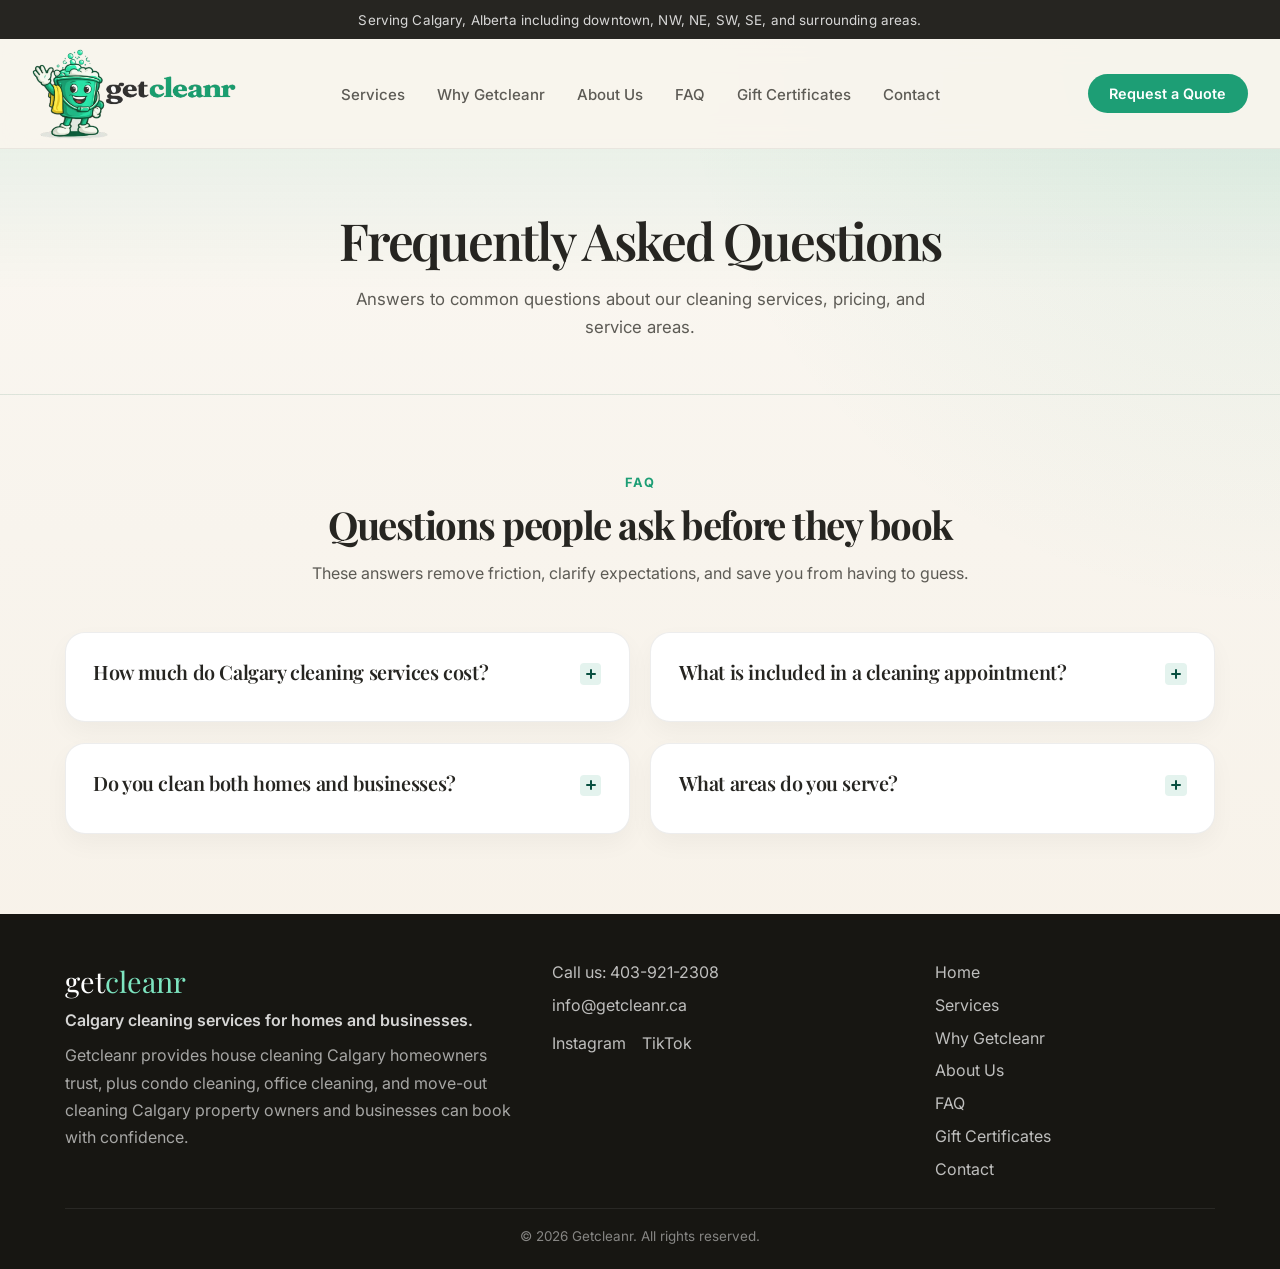
<file: faq.html>
<!DOCTYPE html>
<html lang="en">
<head>
<meta charset="UTF-8">
<meta name="viewport" content="width=device-width, initial-scale=1.0">
<title>FAQ | Getcleanr Calgary Cleaning Services</title>
<meta name="description" content="Frequently asked questions about Getcleanr cleaning services in Calgary: pricing, what's included, service areas, and residential vs commercial cleaning.">
<meta property="og:title" content="FAQ | Getcleanr Calgary Cleaning Services">
<meta property="og:description" content="Frequently asked questions about Getcleanr cleaning services in Calgary: pricing, what's included, service areas, and residential vs commercial cleaning.">
<meta property="og:type" content="website">
<meta property="og:url" content="https://getcleanr.ca/faq.html">
<meta property="og:image" content="https://getcleanr.ca/preview.jpg?v=1">
<link rel="apple-touch-icon" sizes="180x180" href="/apple-touch-icon.png">
<link rel="icon" type="image/png" sizes="32x32" href="/favicon-32x32.png">
<link rel="icon" type="image/png" sizes="16x16" href="/favicon-16x16.png">
<link rel="manifest" href="/site.webmanifest">
<link rel="preconnect" href="https://fonts.googleapis.com">
<link rel="preconnect" href="https://fonts.gstatic.com" crossorigin>
<link href="https://fonts.googleapis.com/css2?family=Inter:wght@300;400;500;600;700&family=Playfair+Display:wght@400;500;600;700&display=swap" rel="stylesheet">
<link rel="stylesheet" href="site.css">
</head>
<body>

<div class="topbar">Serving Calgary, Alberta including downtown, NW, NE, SW, SE, and surrounding areas.</div>

<nav aria-label="Primary navigation">
  <div class="logo">
    <a href="index.html">
      <img src="getcleanr-logo-tight.png" alt="Getcleanr logo">
    </a>
  </div>
  <div class="nav-desktop-inner">
    <ul class="nav-links">
      <li><a href="index.html#services">Services</a></li>
      <li><a href="why-getcleanr.html">Why Getcleanr</a></li>
      <li><a href="about-us.html">About Us</a></li>
      <li><a href="faq.html">FAQ</a></li>
      <li><a href="gift-cards.html">Gift Certificates</a></li>
      <li><a href="index.html#contact">Contact</a></li>
    </ul>
    <a class="nav-cta" href="index.html#contact">Request a Quote</a>
  </div>
  <button type="button" class="nav-toggle" aria-expanded="false" aria-controls="site-nav-mobile" aria-label="Open menu">
    <span class="nav-toggle__bar" aria-hidden="true"></span>
    <span class="nav-toggle__bar" aria-hidden="true"></span>
    <span class="nav-toggle__bar" aria-hidden="true"></span>
  </button>
  <div class="nav-mobile" id="site-nav-mobile" hidden>
    <div class="nav-mobile__backdrop" tabindex="-1"></div>
    <div class="nav-mobile__panel" aria-label="Main menu">
      <ul class="nav-mobile__list">
        <li><a href="index.html#services">Services</a></li>
        <li><a href="why-getcleanr.html">Why Getcleanr</a></li>
        <li><a href="about-us.html">About Us</a></li>
        <li><a href="faq.html">FAQ</a></li>
        <li><a href="gift-cards.html">Gift Certificates</a></li>
        <li><a href="index.html#contact">Contact</a></li>
      </ul>
      <a class="nav-mobile__cta" href="index.html#contact">Request a Quote</a>
    </div>
  </div>
</nav>

<main id="main-content">
<header class="page-hero">
  <h1>Frequently Asked Questions</h1>
  <p class="page-hero-sub">Answers to common questions about our cleaning services, pricing, and service areas.</p>
</header>

<section>
  <div class="section-wrap">
    <div class="faq-head">
      <div class="section-tag">FAQ</div>
      <h2>Questions people ask before they book</h2>
      <p class="section-sub">These answers remove friction, clarify expectations, and save you from having to guess.</p>
    </div>
    <div class="faq-grid">
      <div class="faq-card faq-card--accordion">
        <h3 class="faq-card__title">
          <button type="button" class="faq-card__trigger" id="faq-btn-1" aria-expanded="false" aria-controls="faq-panel-1">
            <span class="faq-card__trigger-text">How much do Calgary cleaning services cost?</span>
            <span class="faq-card__icon" aria-hidden="true"></span>
          </button>
        </h3>
        <div class="faq-card__panel" id="faq-panel-1" role="region" aria-labelledby="faq-btn-1" hidden>
          <p>Pricing depends on the size of the property, the condition of the space, and whether you need recurring, deep, move-out, or commercial cleaning. We quote based on the real scope of work.</p>
        </div>
      </div>
      <div class="faq-card faq-card--accordion">
        <h3 class="faq-card__title">
          <button type="button" class="faq-card__trigger" id="faq-btn-2" aria-expanded="false" aria-controls="faq-panel-2">
            <span class="faq-card__trigger-text">What is included in a cleaning appointment?</span>
            <span class="faq-card__icon" aria-hidden="true"></span>
          </button>
        </h3>
        <div class="faq-card__panel" id="faq-panel-2" role="region" aria-labelledby="faq-btn-2" hidden>
          <p>Most appointments cover kitchens, bathrooms, bedrooms, living areas, dusting, vacuuming, and floor cleaning. Deep cleans and move-out cleans can include more detailed work depending on the property.</p>
        </div>
      </div>
      <div class="faq-card faq-card--accordion">
        <h3 class="faq-card__title">
          <button type="button" class="faq-card__trigger" id="faq-btn-3" aria-expanded="false" aria-controls="faq-panel-3">
            <span class="faq-card__trigger-text">Do you clean both homes and businesses?</span>
            <span class="faq-card__icon" aria-hidden="true"></span>
          </button>
        </h3>
        <div class="faq-card__panel" id="faq-panel-3" role="region" aria-labelledby="faq-btn-3" hidden>
          <p>Yes. Getcleanr provides Calgary cleaning services for homes, condos, offices, and other business spaces.</p>
        </div>
      </div>
      <div class="faq-card faq-card--accordion">
        <h3 class="faq-card__title">
          <button type="button" class="faq-card__trigger" id="faq-btn-4" aria-expanded="false" aria-controls="faq-panel-4">
            <span class="faq-card__trigger-text">What areas do you serve?</span>
            <span class="faq-card__icon" aria-hidden="true"></span>
          </button>
        </h3>
        <div class="faq-card__panel" id="faq-panel-4" role="region" aria-labelledby="faq-btn-4" hidden>
          <p>We serve Calgary, Alberta including downtown, NW, SW, SE, and surrounding areas for residential and commercial cleaning.</p>
        </div>
      </div>
    </div>
  </div>
</section>
</main>

<footer class="site-footer">
  <div class="footer-inner">
    <div class="footer-col footer-brand">
      <div class="footer-logo">get<span>cleanr</span></div>
      <div class="footer-tagline">Calgary cleaning services for homes and businesses.</div>
      <p class="footer-description">
        Getcleanr provides house cleaning Calgary homeowners trust, plus condo cleaning, office cleaning, and move-out cleaning Calgary property owners and businesses can book with confidence.
      </p>
    </div>

    <div class="footer-col footer-contact">
      <a href="tel:4039212308" class="footer-contact-item">Call us: 403-921-2308</a>
      <a href="mailto:info@getcleanr.ca" class="footer-contact-item">info@getcleanr.ca</a>
      <div class="footer-socials">
        <a href="#" class="footer-social">Instagram</a>
        <a href="#" class="footer-social">TikTok</a>
      </div>
    </div>

    <div class="footer-col footer-links">
      <a href="index.html">Home</a>
      <a href="index.html#services">Services</a>
      <a href="why-getcleanr.html">Why Getcleanr</a>
      <a href="about-us.html">About Us</a>
      <a href="faq.html">FAQ</a>
      <a href="gift-cards.html">Gift Certificates</a>
      <a href="index.html#contact">Contact</a>
    </div>
  </div>

  <div class="footer-bottom">
    <p>© 2026 Getcleanr. All rights reserved.</p>
  </div>
</footer>

<script src="mobile-nav.js" defer></script>
<script>
(function () {
  'use strict';
  document.querySelectorAll('.faq-card--accordion .faq-card__trigger').forEach(function (btn) {
    btn.addEventListener('click', function () {
      var panelId = btn.getAttribute('aria-controls');
      var panel = panelId ? document.getElementById(panelId) : null;
      if (!panel) return;
      var open = btn.getAttribute('aria-expanded') === 'true';
      btn.setAttribute('aria-expanded', open ? 'false' : 'true');
      panel.hidden = open;
    });
  });
})();
</script>
</body>
</html>
</file>
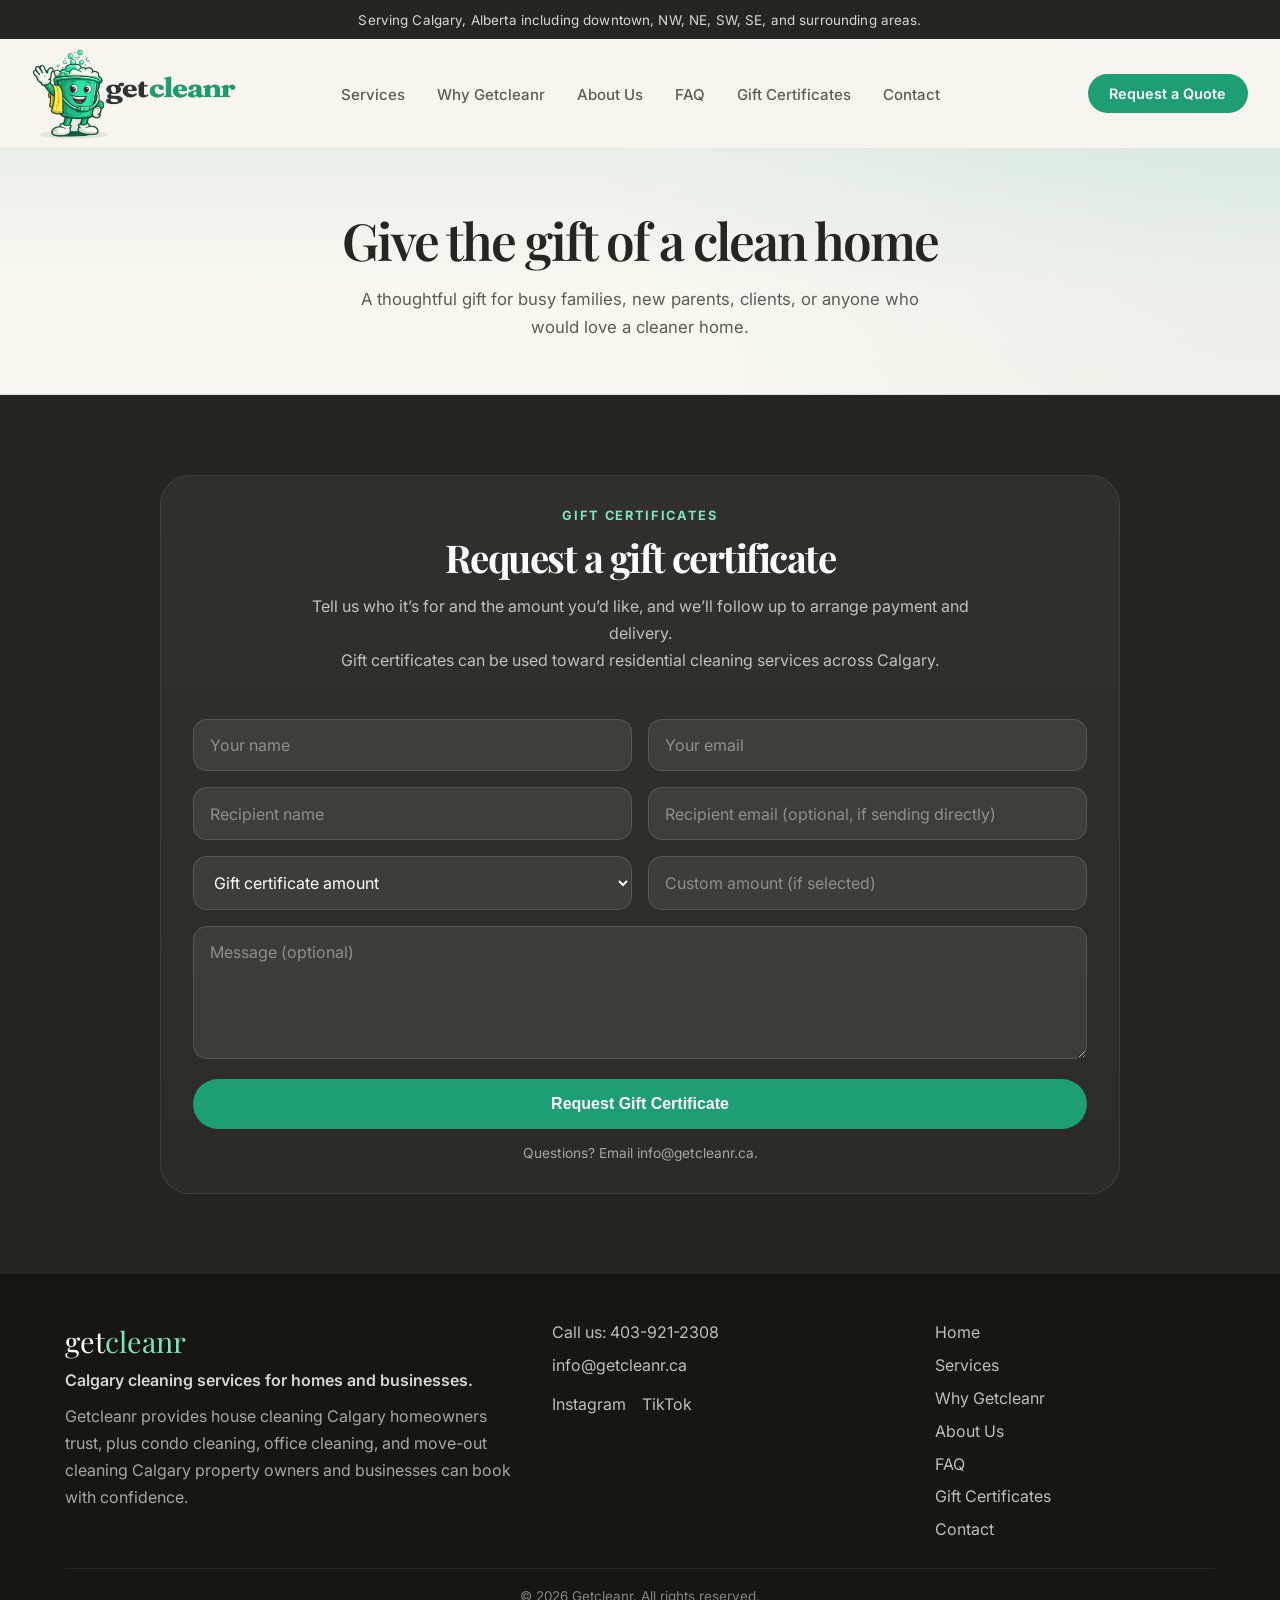
<file: gift-cards.html>
<!DOCTYPE html>
<html lang="en">
<head>
<meta charset="UTF-8">
<meta name="viewport" content="width=device-width, initial-scale=1.0">
<title>Gift Certificates | Getcleanr Calgary Cleaning</title>
<meta name="description" content="Purchase a Getcleanr cleaning gift certificate for friends, family, or clients in Calgary.">
<meta property="og:url" content="https://getcleanr.ca/gift-cards.html">
<meta property="og:image" content="https://getcleanr.ca/preview.jpg?v=1">

<link rel="apple-touch-icon" sizes="180x180" href="/apple-touch-icon.png">
<link rel="icon" type="image/png" sizes="32x32" href="/favicon-32x32.png">
<link rel="icon" type="image/png" sizes="16x16" href="/favicon-16x16.png">
<link rel="manifest" href="/site.webmanifest">

<link rel="preconnect" href="https://fonts.googleapis.com">
<link rel="preconnect" href="https://fonts.gstatic.com" crossorigin>
<link href="https://fonts.googleapis.com/css2?family=Inter:wght@300;400;500;600;700&family=Playfair+Display:wght@400;500;600;700&display=swap" rel="stylesheet">
<link rel="stylesheet" href="site.css">
</head>
<body>

<div class="topbar">Serving Calgary, Alberta including downtown, NW, NE, SW, SE, and surrounding areas.</div>

<nav aria-label="Primary navigation">
  <div class="logo">
    <a href="index.html">
      <img src="getcleanr-logo-tight.png" alt="Getcleanr logo">
    </a>
  </div>
  <div class="nav-desktop-inner">
    <ul class="nav-links">
      <li><a href="index.html#services">Services</a></li>
      <li><a href="why-getcleanr.html">Why Getcleanr</a></li>
      <li><a href="about-us.html">About Us</a></li>
      <li><a href="faq.html">FAQ</a></li>
      <li><a href="gift-cards.html">Gift Certificates</a></li>
      <li><a href="index.html#contact">Contact</a></li>
    </ul>
    <a class="nav-cta" href="index.html#contact">Request a Quote</a>
  </div>
  <button type="button" class="nav-toggle" aria-expanded="false" aria-controls="site-nav-mobile" aria-label="Open menu">
    <span class="nav-toggle__bar" aria-hidden="true"></span>
    <span class="nav-toggle__bar" aria-hidden="true"></span>
    <span class="nav-toggle__bar" aria-hidden="true"></span>
  </button>
  <div class="nav-mobile" id="site-nav-mobile" hidden>
    <div class="nav-mobile__backdrop" tabindex="-1"></div>
    <div class="nav-mobile__panel" aria-label="Main menu">
      <ul class="nav-mobile__list">
        <li><a href="index.html#services">Services</a></li>
        <li><a href="why-getcleanr.html">Why Getcleanr</a></li>
        <li><a href="about-us.html">About Us</a></li>
        <li><a href="faq.html">FAQ</a></li>
        <li><a href="gift-cards.html">Gift Certificates</a></li>
        <li><a href="index.html#contact">Contact</a></li>
      </ul>
      <a class="nav-mobile__cta" href="index.html#contact">Request a Quote</a>
    </div>
  </div>
</nav>

<main id="main-content">
<header class="page-hero">
  <h1>Give the gift of a clean home</h1>
  <p class="page-hero-sub">A thoughtful gift for busy families, new parents, clients, or anyone who would love a cleaner home.</p>
</header>

<section class="contact" id="gift-cards">
  <div class="contact-shell">
    <div class="contact-head">
      <div class="section-tag">Gift certificates</div>
      <h2>Request a gift certificate</h2>
      <p class="section-sub">Tell us who it’s for and the amount you’d like, and we’ll follow up to arrange payment and delivery.</p>
      <p class="section-sub">Gift certificates can be used toward residential cleaning services across Calgary.</p>
    </div>

    <form class="contact-form" action="https://api.web3forms.com/submit" method="POST">
      <input type="hidden" name="access_key" value="82939cad-c95d-423d-b3a6-6d3cef311908">
      <input type="hidden" name="subject" value="Gift certificate request from getcleanr.ca">
      <input type="hidden" name="from_name" value="Getcleanr Website">
      <input type="checkbox" name="botcheck" class="form-botcheck" tabindex="-1" autocomplete="off" aria-hidden="true">

      <div class="form-row">
        <input class="form-input" type="text" name="your_name" placeholder="Your name" required>
        <input class="form-input" type="email" name="your_email" placeholder="Your email" required>
      </div>

      <div class="form-row">
        <input class="form-input" type="text" name="recipient_name" placeholder="Recipient name" required>
        <input class="form-input" type="email" name="recipient_email" placeholder="Recipient email (optional, if sending directly)">
      </div>

      <div class="form-row">
        <select class="form-input" name="gift_amount" required>
          <option value="" disabled selected>Gift certificate amount</option>
          <option value="$100">$100</option>
          <option value="$150">$150</option>
          <option value="$200">$200</option>
          <option value="Custom">Custom</option>
        </select>
        <input class="form-input" type="text" name="custom_amount" placeholder="Custom amount (if selected)">
      </div>

      <textarea class="form-input" rows="5" name="message" placeholder="Message (optional)"></textarea>

      <button class="form-submit" type="submit">Request Gift Certificate</button>
    </form>

    <div class="contact-note">Questions? Email info@getcleanr.ca.</div>
  </div>
</section>
</main>

<footer class="site-footer">
  <div class="footer-inner">
    <div class="footer-col footer-brand">
      <div class="footer-logo">get<span>cleanr</span></div>
      <div class="footer-tagline">Calgary cleaning services for homes and businesses.</div>
      <p class="footer-description">
        Getcleanr provides house cleaning Calgary homeowners trust, plus condo cleaning, office cleaning, and move-out cleaning Calgary property owners and businesses can book with confidence.
      </p>
    </div>

    <div class="footer-col footer-contact">
      <a href="tel:4039212308" class="footer-contact-item">Call us: 403-921-2308</a>
      <a href="mailto:info@getcleanr.ca" class="footer-contact-item">info@getcleanr.ca</a>
      <div class="footer-socials">
        <a href="#" class="footer-social">Instagram</a>
        <a href="#" class="footer-social">TikTok</a>
      </div>
    </div>

    <div class="footer-col footer-links">
      <a href="index.html">Home</a>
      <a href="index.html#services">Services</a>
      <a href="why-getcleanr.html">Why Getcleanr</a>
      <a href="about-us.html">About Us</a>
      <a href="faq.html">FAQ</a>
      <a href="gift-cards.html">Gift Certificates</a>
      <a href="index.html#contact">Contact</a>
    </div>
  </div>

  <div class="footer-bottom">
    <p>© 2026 Getcleanr. All rights reserved.</p>
  </div>
</footer>

<script src="mobile-nav.js" defer></script>
</body>
</html>
</file>
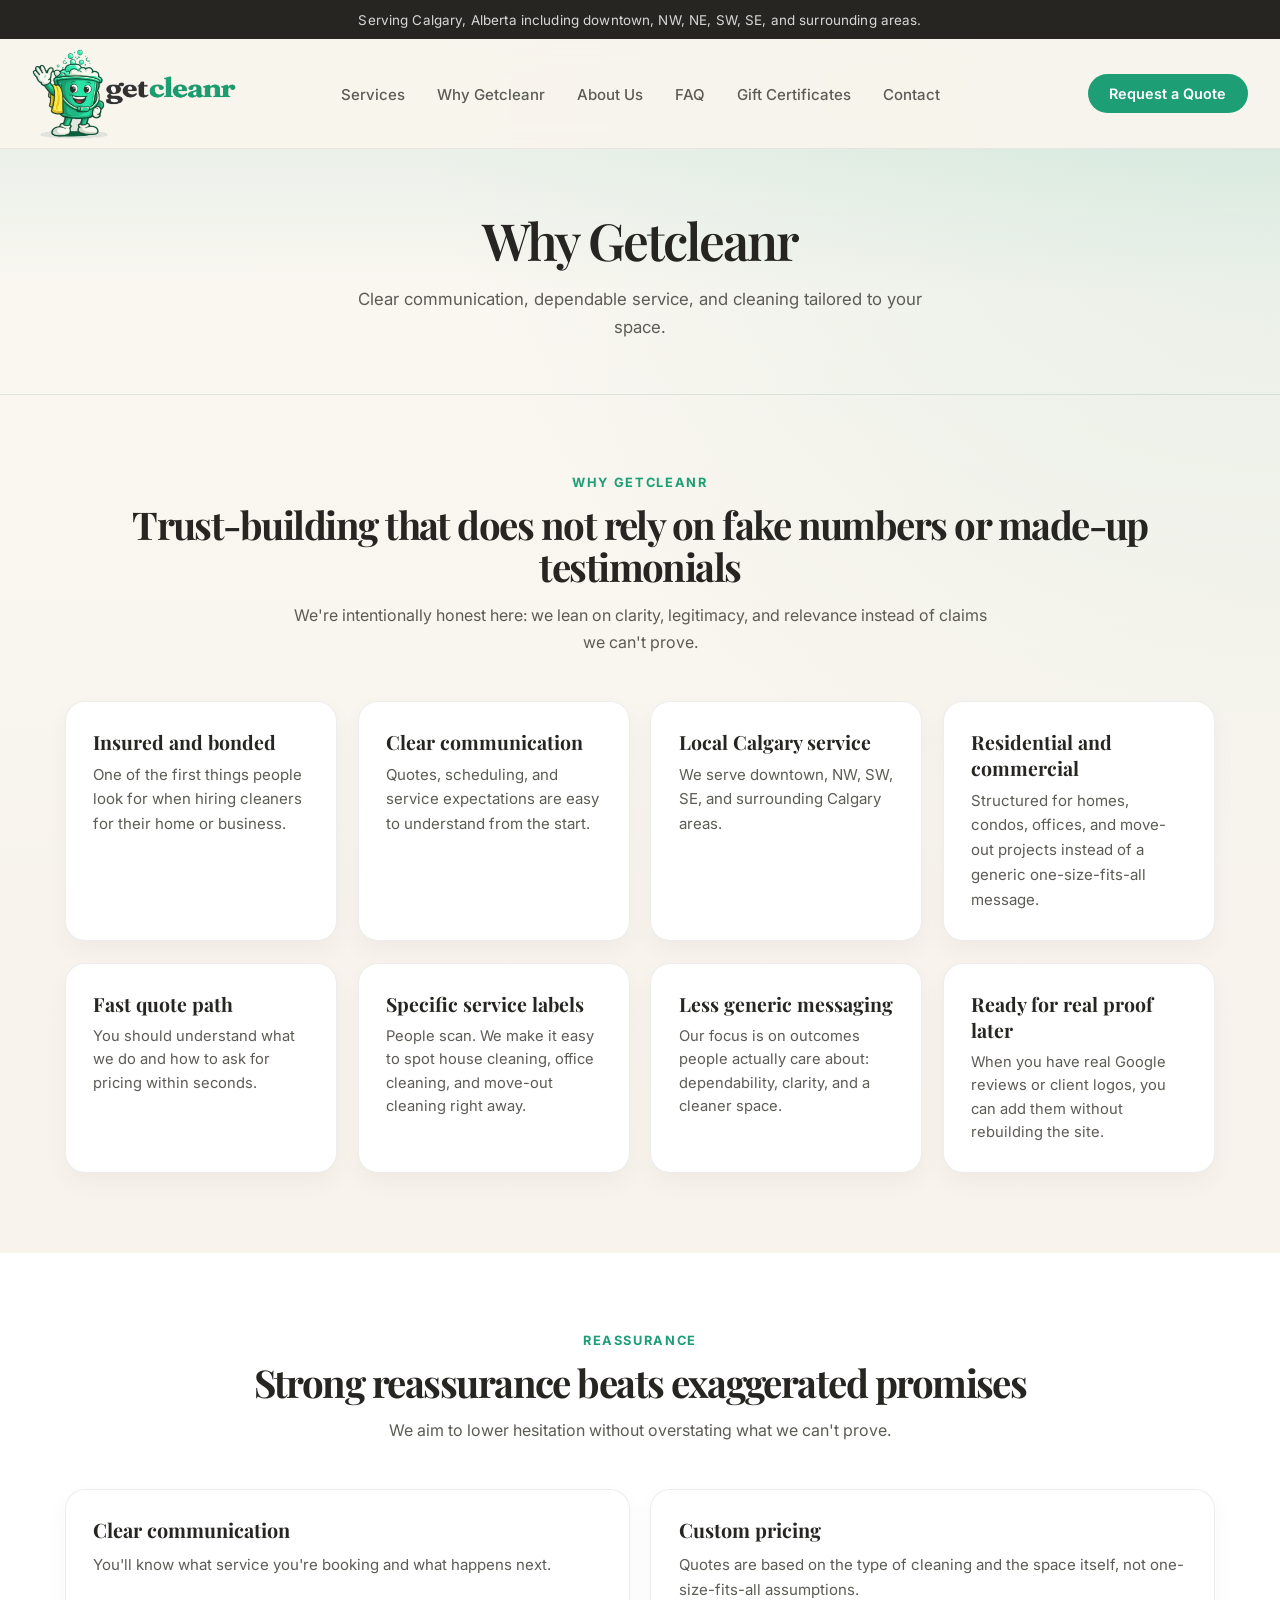
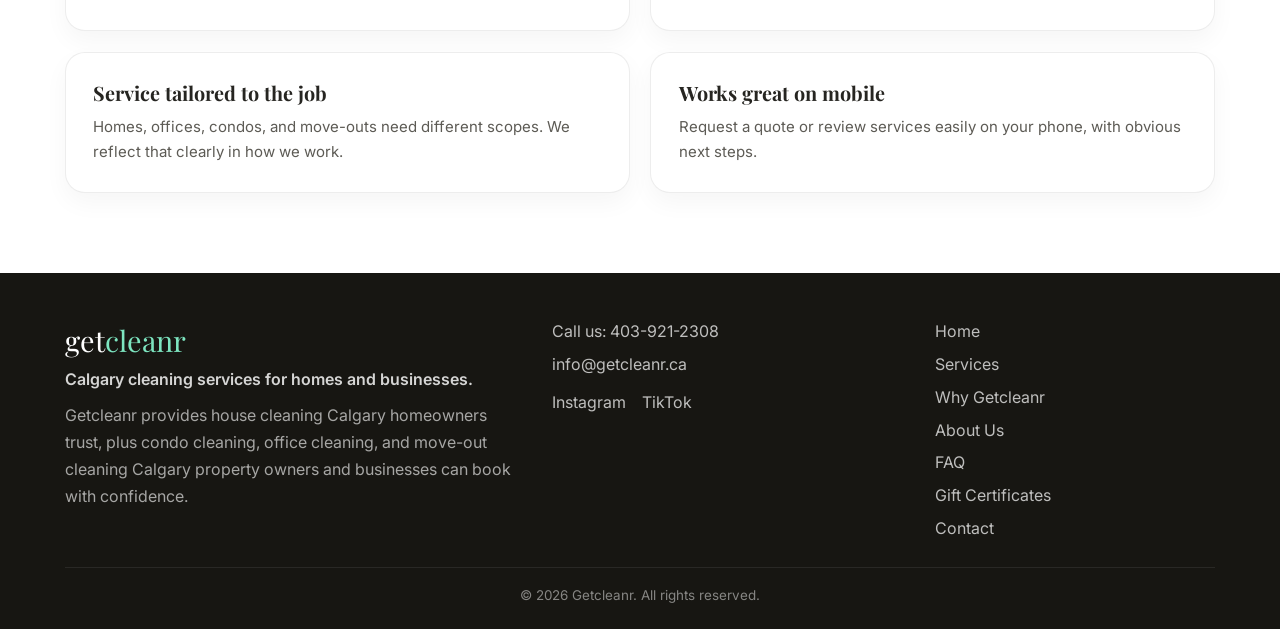
<file: why-getcleanr.html>
<!DOCTYPE html>
<html lang="en">
<head>
<meta charset="UTF-8">
<meta name="viewport" content="width=device-width, initial-scale=1.0">
<title>Why Getcleanr | Calgary Cleaning Services</title>
<meta name="description" content="Why choose Getcleanr for Calgary cleaning: clear communication, insured service, local coverage, and cleaning tailored to your home or business.">
<meta property="og:url" content="https://getcleanr.ca/why-getcleanr.html">
<meta property="og:image" content="https://getcleanr.ca/preview.jpg?v=1">

<link rel="apple-touch-icon" sizes="180x180" href="/apple-touch-icon.png">
<link rel="icon" type="image/png" sizes="32x32" href="/favicon-32x32.png">
<link rel="icon" type="image/png" sizes="16x16" href="/favicon-16x16.png">
<link rel="manifest" href="/site.webmanifest">

<link rel="preconnect" href="https://fonts.googleapis.com">
<link rel="preconnect" href="https://fonts.gstatic.com" crossorigin>
<link href="https://fonts.googleapis.com/css2?family=Inter:wght@300;400;500;600;700&family=Playfair+Display:wght@400;500;600;700&display=swap" rel="stylesheet">
<link rel="stylesheet" href="site.css">
</head>
<body>

<div class="topbar">Serving Calgary, Alberta including downtown, NW, NE, SW, SE, and surrounding areas.</div>

<nav aria-label="Primary navigation">
  <div class="logo">
    <a href="index.html">
      <img src="getcleanr-logo-tight.png" alt="Getcleanr logo">
    </a>
  </div>
  <div class="nav-desktop-inner">
    <ul class="nav-links">
      <li><a href="index.html#services">Services</a></li>
      <li><a href="why-getcleanr.html">Why Getcleanr</a></li>
      <li><a href="about-us.html">About Us</a></li>
      <li><a href="faq.html">FAQ</a></li>
      <li><a href="gift-cards.html">Gift Certificates</a></li>
      <li><a href="index.html#contact">Contact</a></li>
    </ul>
    <a class="nav-cta" href="index.html#contact">Request a Quote</a>
  </div>
  <button type="button" class="nav-toggle" aria-expanded="false" aria-controls="site-nav-mobile" aria-label="Open menu">
    <span class="nav-toggle__bar" aria-hidden="true"></span>
    <span class="nav-toggle__bar" aria-hidden="true"></span>
    <span class="nav-toggle__bar" aria-hidden="true"></span>
  </button>
  <div class="nav-mobile" id="site-nav-mobile" hidden>
    <div class="nav-mobile__backdrop" tabindex="-1"></div>
    <div class="nav-mobile__panel" aria-label="Main menu">
      <ul class="nav-mobile__list">
        <li><a href="index.html#services">Services</a></li>
        <li><a href="why-getcleanr.html">Why Getcleanr</a></li>
        <li><a href="about-us.html">About Us</a></li>
        <li><a href="faq.html">FAQ</a></li>
        <li><a href="gift-cards.html">Gift Certificates</a></li>
        <li><a href="index.html#contact">Contact</a></li>
      </ul>
      <a class="nav-mobile__cta" href="index.html#contact">Request a Quote</a>
    </div>
  </div>
</nav>

<main id="main-content">
<header class="page-hero">
  <h1>Why Getcleanr</h1>
  <p class="page-hero-sub">Clear communication, dependable service, and cleaning tailored to your space.</p>
</header>

<section>
  <div class="section-wrap">
    <div class="trust-head">
      <div class="section-tag">Why Getcleanr</div>
      <h2>Trust-building that does not rely on fake numbers or made-up testimonials</h2>
      <p class="section-sub">We're intentionally honest here: we lean on clarity, legitimacy, and relevance instead of claims we can't prove.</p>
    </div>

    <div class="trust-grid">
      <div class="trust-card">
        <strong>Insured and bonded</strong>
        <p>One of the first things people look for when hiring cleaners for their home or business.</p>
      </div>
      <div class="trust-card">
        <strong>Clear communication</strong>
        <p>Quotes, scheduling, and service expectations are easy to understand from the start.</p>
      </div>
      <div class="trust-card">
        <strong>Local Calgary service</strong>
        <p>We serve downtown, NW, SW, SE, and surrounding Calgary areas.</p>
      </div>
      <div class="trust-card">
        <strong>Residential and commercial</strong>
        <p>Structured for homes, condos, offices, and move-out projects instead of a generic one-size-fits-all message.</p>
      </div>
    </div>

    <div class="value-grid value-grid--mt-1-4">
      <div class="value-card">
        <strong>Fast quote path</strong>
        <span>You should understand what we do and how to ask for pricing within seconds.</span>
      </div>
      <div class="value-card">
        <strong>Specific service labels</strong>
        <span>People scan. We make it easy to spot house cleaning, office cleaning, and move-out cleaning right away.</span>
      </div>
      <div class="value-card">
        <strong>Less generic messaging</strong>
        <span>Our focus is on outcomes people actually care about: dependability, clarity, and a cleaner space.</span>
      </div>
      <div class="value-card">
        <strong>Ready for real proof later</strong>
        <span>When you have real Google reviews or client logos, you can add them without rebuilding the site.</span>
      </div>
    </div>
  </div>
</section>

<section class="section-bg-white">
  <div class="section-wrap">
    <div class="guarantee-head">
      <div class="section-tag">Reassurance</div>
      <h2>Strong reassurance beats exaggerated promises</h2>
      <p class="section-sub">We aim to lower hesitation without overstating what we can't prove.</p>
    </div>
    <div class="guarantee-grid">
      <div class="guarantee-card">
        <h3>Clear communication</h3>
        <p>You'll know what service you're booking and what happens next.</p>
      </div>
      <div class="guarantee-card">
        <h3>Custom pricing</h3>
        <p>Quotes are based on the type of cleaning and the space itself, not one-size-fits-all assumptions.</p>
      </div>
      <div class="guarantee-card">
        <h3>Service tailored to the job</h3>
        <p>Homes, offices, condos, and move-outs need different scopes. We reflect that clearly in how we work.</p>
      </div>
      <div class="guarantee-card">
        <h3>Works great on mobile</h3>
        <p>Request a quote or review services easily on your phone, with obvious next steps.</p>
      </div>
    </div>
  </div>
</section>
</main>

<footer class="site-footer">
  <div class="footer-inner">
    <div class="footer-col footer-brand">
      <div class="footer-logo">get<span>cleanr</span></div>
      <div class="footer-tagline">Calgary cleaning services for homes and businesses.</div>
      <p class="footer-description">
        Getcleanr provides house cleaning Calgary homeowners trust, plus condo cleaning, office cleaning, and move-out cleaning Calgary property owners and businesses can book with confidence.
      </p>
    </div>

    <div class="footer-col footer-contact">
      <a href="tel:4039212308" class="footer-contact-item">Call us: 403-921-2308</a>
      <a href="mailto:info@getcleanr.ca" class="footer-contact-item">info@getcleanr.ca</a>
      <div class="footer-socials">
        <a href="#" class="footer-social">Instagram</a>
        <a href="#" class="footer-social">TikTok</a>
      </div>
    </div>

    <div class="footer-col footer-links">
      <a href="index.html">Home</a>
      <a href="index.html#services">Services</a>
      <a href="why-getcleanr.html">Why Getcleanr</a>
      <a href="about-us.html">About Us</a>
      <a href="faq.html">FAQ</a>
      <a href="gift-cards.html">Gift Certificates</a>
      <a href="index.html#contact">Contact</a>
    </div>
  </div>

  <div class="footer-bottom">
    <p>© 2026 Getcleanr. All rights reserved.</p>
  </div>
</footer>

<script src="mobile-nav.js" defer></script>
</body>
</html>
</file>
<file: site.css>
*, *::before, *::after { box-sizing: border-box; margin: 0; padding: 0; }

  :root {
    --teal: #1D9E75;
    --teal-dark: #085041;
    --teal-light: #E1F5EE;
    --teal-fog: #F1FBF7;
    --cream: #F8F4ED;
    --charcoal: #262521;
    --mid: #5D5B55;
    --soft: #9B978D;
    --white: #FFFFFF;
    --shadow: 0 24px 60px rgba(17, 33, 28, 0.10);
    --radius-xl: 28px;
    --radius-lg: 20px;
    --radius-md: 14px;
    --container: 1150px;
  }

  html { scroll-behavior: smooth; }

  body {
    font-family: "Inter", sans-serif;
    background:
      radial-gradient(circle at top right, rgba(29, 158, 117, 0.10), transparent 34%),
      linear-gradient(180deg, #FBF8F3 0%, var(--cream) 42%, #F7F1E7 100%);
    color: var(--charcoal);
    overflow-x: hidden;
  }

  h1, h2, h3, h4, h5, h6,
  .panel-title,
  .services-category-heading,
  .trust-card strong,
  .value-card strong,
  .footer-logo,
  .checklist-compare-card__title {
    font-family: "Playfair Display", serif;
  }

  a { color: inherit; }
  img { max-width: 100%; display: block; }

  .topbar {
    background: var(--charcoal);
    color: rgba(255,255,255,0.82);
    text-align: center;
    padding: 0.72rem 1rem;
    font-size: 0.84rem;
    letter-spacing: 0.01em;
  }

  nav {
    position: sticky;
    top: 0;
    z-index: 100;
    display: grid;
    grid-template-columns: 220px 1fr 220px;
    align-items: center;
    padding: 0.6rem 2rem;
    background: rgba(248, 244, 237, 0.90);
    backdrop-filter: blur(14px);
    border-bottom: 1px solid rgba(0,0,0,0.06);
  }

  .logo {
    justify-self: start;
  }

  .logo,
  .logo a {
    display: flex;
    align-items: center;
  }

  .logo img { height: 90px; }

  .nav-links {
    display: flex;
    list-style: none;
    gap: 2rem;
    justify-content: center;
    grid-column: 2;
    margin: 0;
  }

  .nav-links a {
    text-decoration: none;
    color: var(--mid);
    font-size: 0.94rem;
    font-weight: 500;
    transition: color 0.2s ease;
  }

  .nav-links a:hover { color: var(--teal); }

  .nav-desktop-inner {
    display: contents;
  }

  .nav-toggle {
    display: none;
    flex-direction: column;
    justify-content: center;
    align-items: center;
    gap: 5px;
    width: 2.75rem;
    height: 2.75rem;
    padding: 0;
    margin: 0;
    border: none;
    border-radius: 10px;
    background: transparent;
    cursor: pointer;
    color: var(--charcoal);
    transition: background 0.2s ease, color 0.2s ease;
  }

  .nav-toggle:hover {
    background: rgba(29, 158, 117, 0.12);
    color: var(--teal-dark);
  }

  .nav-toggle:focus {
    outline: none;
    box-shadow: 0 0 0 3px rgba(29, 158, 117, 0.35);
  }

  .nav-toggle__bar {
    display: block;
    width: 1.35rem;
    height: 2px;
    border-radius: 1px;
    background: currentColor;
  }

  .nav-mobile {
    display: none;
  }

  .nav-mobile__backdrop {
    position: absolute;
    inset: 0;
    z-index: 0;
    background: rgba(38, 37, 33, 0.5);
    backdrop-filter: blur(2px);
  }

  .nav-mobile__panel {
    position: absolute;
    top: 0;
    right: 0;
    bottom: 0;
    z-index: 1;
    width: min(20rem, 88vw);
    padding: 1.35rem 1.25rem 1.5rem;
    background: linear-gradient(180deg, #FBF8F3 0%, var(--cream) 55%, #F7F1E7 100%);
    border-left: 1px solid rgba(0, 0, 0, 0.08);
    box-shadow: -12px 0 40px rgba(17, 33, 28, 0.12);
    transform: translateX(100%);
    transition: transform 0.28s cubic-bezier(0.33, 1, 0.68, 1);
    display: flex;
    flex-direction: column;
    align-items: stretch;
    overflow-y: auto;
  }

  .nav-mobile.is-open .nav-mobile__panel {
    transform: translateX(0);
  }

  .nav-mobile__list {
    list-style: none;
    margin: 0;
    padding: 0;
  }

  .nav-mobile__list li {
    border-bottom: 1px solid rgba(0, 0, 0, 0.06);
  }

  .nav-mobile__list a {
    display: flex;
    align-items: center;
    min-height: 3rem;
    padding: 0.35rem 0.15rem;
    text-decoration: none;
    color: var(--charcoal);
    font-size: 1rem;
    font-weight: 500;
    transition: color 0.2s ease;
  }

  .nav-mobile__list a:hover {
    color: var(--teal);
  }

  .nav-mobile__cta {
    margin-top: 1.25rem;
    padding: 0.85rem 1.35rem;
    font-size: 0.95rem;
    font-weight: 600;
    text-align: center;
    text-decoration: none;
    border-radius: 999px;
    background: var(--teal);
    color: var(--white);
    transition: background 0.2s ease, transform 0.18s ease;
  }

  .nav-mobile__cta:hover {
    background: var(--teal-dark);
    transform: translateY(-1px);
  }

  body.nav-menu-open {
    overflow: hidden;
  }

  .nav-cta,
  .btn-primary,
  .btn-secondary,
  .form-submit,
  .inline-cta {
    border-radius: 999px;
    cursor: pointer;
    transition: transform 0.18s ease, background 0.18s ease, color 0.18s ease, border-color 0.18s ease;
  }

  .nav-cta,
  .btn-primary,
  .form-submit,
  .inline-cta {
    background: var(--teal);
    color: var(--white);
    border: none;
  }

  .nav-cta {
    padding: 0.7rem 1.35rem;
    font-size: 0.9rem;
    font-weight: 600;
    position: static;
    margin-left: 0;
    grid-column: 3;
    justify-self: end;
  }

  .nav-cta:hover,
  .btn-primary:hover,
  .form-submit:hover,
  .inline-cta:hover {
    background: var(--teal-dark);
    transform: translateY(-1px);
  }

  .btn-primary,
  .btn-secondary,
  .inline-cta {
    padding: 0.95rem 1.7rem;
    font-size: 1rem;
    font-weight: 600;
    text-decoration: none;
    display: inline-flex;
    align-items: center;
    justify-content: center;
  }

  .btn-secondary {
    background: transparent;
    color: var(--charcoal);
    border: 1.5px solid rgba(0,0,0,0.14);
  }

  .btn-secondary:hover {
    border-color: var(--teal);
    color: var(--teal-dark);
    transform: translateY(-1px);
  }

  .hero {
    max-width: none;
    width: 100%;
    margin: 0;
    min-height: 84vh;
    display: grid;
    grid-template-columns: 1fr;
    align-items: center;
    justify-items: center;
    gap: 0;
    padding: 4.25rem 2.5rem 5.25rem;
    position: relative;
    background-color: var(--cream);
    background-image: url("hero-bg.jpg");
    background-size: cover;
    background-position: center;
    background-repeat: no-repeat;
    overflow: hidden;
  }

  .hero::before {
    content: "";
    position: absolute;
    inset: 0;
    z-index: 0;
    pointer-events: none;
    background: linear-gradient(
      180deg,
      rgba(255, 255, 255, 0.48) 0%,
      rgba(251, 248, 243, 0.52) 42%,
      rgba(248, 244, 237, 0.58) 100%
    );
  }

  .hero-copy {
    position: relative;
    z-index: 1;
    animation: fadeUp 0.75s ease both;
    width: 100%;
    max-width: 42rem;
    text-align: center;
  }

  .hero-badge {
    display: inline-flex;
    align-items: center;
    gap: 0.5rem;
    padding: 0.5rem 1.05rem;
    border-radius: 999px;
    background: var(--teal-fog);
    color: var(--teal-dark);
    font-size: 0.82rem;
    font-weight: 700;
    letter-spacing: 0.015em;
    margin-bottom: 1.5rem;
  }

  h1 {
    font-size: clamp(2.8rem, 5vw, 4.6rem);
    line-height: 1.04;
    letter-spacing: -0.045em;
    font-weight: 600;
    margin-bottom: 1.35rem;
  }

  h1 em {
    color: var(--teal);
    font-style: normal;
    font-weight: 700;
  }

  h2 em { color: var(--teal); font-style: normal; }

  .hero-copy p {
    max-width: 36rem;
    margin-left: auto;
    margin-right: auto;
    color: var(--mid);
    font-size: 1.03rem;
    line-height: 1.72;
    margin-bottom: 1.75rem;
  }

  .hero-actions {
    display: flex;
    gap: 1rem;
    flex-wrap: wrap;
    margin-bottom: 1.2rem;
    justify-content: center;
  }

  .hero-actions .btn-primary,
  .hero-actions .btn-secondary {
    padding: 1.02rem 1.85rem;
    font-size: 0.98rem;
  }

  .hero-micro {
    display: flex;
    flex-wrap: wrap;
    gap: 0.85rem 1.5rem;
    color: var(--mid);
    font-size: 0.91rem;
    margin-bottom: 0;
    justify-content: center;
  }

  .hero-micro span::before {
    content: "✓";
    color: var(--teal);
    font-weight: 700;
    margin-right: 0.5rem;
  }

  .hero-proof {
    display: grid;
    grid-template-columns: repeat(3, 1fr);
    gap: 1.05rem;
    max-width: 700px;
  }

  .hero-proof-card {
    background: rgba(255,255,255,0.72);
    border: 1px solid rgba(0,0,0,0.06);
    border-radius: 20px;
    padding: 1.15rem 1.2rem;
    box-shadow: 0 10px 24px rgba(20, 25, 22, 0.04);
  }

  .hero-proof-card strong {
    display: block;
    font-size: 1.03rem;
    margin-bottom: 0.35rem;
  }

  .hero-proof-card span {
    color: var(--mid);
    font-size: 0.85rem;
    line-height: 1.52;
  }

  .hero-panel {
    background: rgba(255,255,255,0.92);
    border: 1px solid rgba(0,0,0,0.06);
    border-radius: var(--radius-xl);
    padding: 1.6rem;
    box-shadow: var(--shadow);
  }

  .panel-art {
    background:
      radial-gradient(circle at top left, rgba(255,255,255,0.65), transparent 40%),
      linear-gradient(135deg, #BFEBD9 0%, #DDF6EE 48%, #F4FBF8 100%);
    border-radius: 22px;
    min-height: 260px;
    padding: 1.6rem;
    display: flex;
    flex-direction: column;
    justify-content: space-between;
    overflow: hidden;
  }

  .panel-kicker {
    color: var(--teal-dark);
    font-size: 0.8rem;
    font-weight: 700;
    text-transform: uppercase;
    letter-spacing: 0.12em;
  }

  .panel-title {
    max-width: 320px;
    font-size: 2rem;
    line-height: 1.05;
  }

  .panel-grid {
    display: grid;
    grid-template-columns: repeat(2, 1fr);
    gap: 0.85rem;
  }

  .panel-chip {
    background: rgba(255,255,255,0.88);
    border-radius: 16px;
    padding: 0.95rem 1rem;
    border: 1px solid rgba(0,0,0,0.05);
  }

  .panel-chip strong {
    display: block;
    font-size: 0.92rem;
    margin-bottom: 0.2rem;
  }

  .panel-chip span {
    display: block;
    color: var(--mid);
    font-size: 0.85rem;
    line-height: 1.45;
  }

  .proof-strip {
    background: var(--charcoal);
    color: var(--white);
    padding: 1.2rem 2rem;
  }

  .proof-inner {
    max-width: var(--container);
    margin: 0 auto;
    display: flex;
    flex-wrap: wrap;
    justify-content: center;
    gap: 1rem 2.5rem;
  }

  .proof-item {
    color: rgba(255,255,255,0.78);
    font-size: 0.9rem;
  }

  .proof-item strong { color: var(--white); }

  section { padding: 5rem 2.5rem; }

  .section-wrap {
    max-width: var(--container);
    margin: 0 auto;
  }

  .section-tag {
    color: var(--teal);
    font-size: 0.8rem;
    font-weight: 700;
    letter-spacing: 0.13em;
    text-transform: uppercase;
    margin-bottom: 0.8rem;
  }

  h2 {
    font-size: clamp(2rem, 3vw, 3rem);
    line-height: 1.1;
    margin-bottom: 0.9rem;
    letter-spacing: -0.04em;
  }

  .section-sub {
    color: var(--mid);
    font-size: 1rem;
    line-height: 1.7;
    max-width: 700px;
  }

  .services { background: var(--white); }

  .services-head,
  .faq-head,
  .contact-head,
  .trust-head,
  .guarantee-head {
    text-align: center;
    margin-bottom: 2.8rem;
  }

  .services-head .section-sub,
  .faq-head .section-sub,
  .contact-head .section-sub,
  .trust-head .section-sub,
  .guarantee-head .section-sub {
    margin: 0 auto;
  }

  .reasons-grid,
  .faq-grid,
  .trust-grid,
  .value-grid,
  .guarantee-grid {
    display: grid;
    gap: 1.3rem;
  }

  .trust-grid,
  .value-grid,
  .guarantee-grid {
    grid-template-columns: repeat(auto-fit, minmax(240px, 1fr));
  }

  .value-grid--mt-1-4 {
    margin-top: 1.4rem;
  }

  .services-categories {
    display: flex;
    flex-direction: column;
    gap: 2.75rem;
  }

  .services-category-heading {
    font-size: clamp(1.15rem, 2.2vw, 1.32rem);
    font-weight: 600;
    color: var(--teal-dark);
    text-align: center;
    letter-spacing: -0.02em;
    margin: 0 0 1.15rem;
  }

  .services-offerings {
    display: grid;
    grid-template-columns: repeat(3, 1fr);
    gap: 1.35rem;
  }

  .service-offering {
    background: linear-gradient(180deg, rgba(241, 251, 247, 0.75) 0%, rgba(255, 255, 255, 0.98) 100%);
    border: 1px solid rgba(0, 0, 0, 0.06);
    border-radius: var(--radius-lg);
    padding: 1.5rem 1.45rem 1.55rem;
    box-shadow: 0 8px 22px rgba(20, 25, 22, 0.05);
    display: flex;
    flex-direction: column;
    align-items: flex-start;
    min-height: 10.5rem;
  }

  .service-offering-icon {
    width: 48px;
    height: 48px;
    display: flex;
    align-items: center;
    justify-content: center;
    border-radius: 14px;
    background: var(--teal-light);
    margin-bottom: 0.95rem;
    font-size: 1.28rem;
    line-height: 1;
  }

  .service-offering h4 {
    font-size: 1.14rem;
    margin-bottom: 0.5rem;
    letter-spacing: -0.02em;
  }

  .service-offering p {
    color: var(--mid);
    font-size: 0.9rem;
    line-height: 1.58;
    margin: 0;
    flex: 1;
  }

  .reason-card,
  .faq-card,
  .trust-card,
  .value-card,
  .guarantee-card {
    background: var(--white);
    border: 1px solid rgba(0,0,0,0.07);
    border-radius: var(--radius-lg);
    padding: 1.7rem;
    box-shadow: 0 10px 24px rgba(20, 25, 22, 0.04);
  }

  .trust-card strong,
  .value-card strong {
    display: block;
    font-size: 1.22rem;
    margin-bottom: 0.45rem;
  }

  .trust-card span,
  .value-card span {
    color: var(--mid);
    font-size: 0.92rem;
    line-height: 1.6;
    display: block;
  }

  .reason-card h3,
  .faq-card h3,
  .guarantee-card h3 {
    font-size: 1.24rem;
    margin-bottom: 0.6rem;
  }

  .reason-card p,
  .faq-card p,
  .guarantee-card p,
  .trust-card p {
    color: var(--mid);
    line-height: 1.65;
    font-size: 0.94rem;
  }

  .split {
    max-width: var(--container);
    margin: 0 auto;
    display: grid;
    grid-template-columns: 1fr 1fr;
    gap: 2rem;
    align-items: start;
  }

  .checklist-card {
    background: var(--charcoal);
    color: var(--white);
    border-radius: 28px;
    padding: 2rem;
    box-shadow: var(--shadow);
  }

  .checklist-card h3 {
    font-size: 1.6rem;
    margin-bottom: 1rem;
  }

  .checklist-card p {
    color: rgba(255,255,255,0.72);
    line-height: 1.7;
    margin-bottom: 1.5rem;
  }

  .checklist-group {
    display: grid;
    grid-template-columns: repeat(2, 1fr);
    gap: 1rem;
  }

  .checklist-box {
    background: rgba(255,255,255,0.06);
    border-radius: 18px;
    padding: 1rem;
  }

  .checklist-box strong {
    display: block;
    margin-bottom: 0.6rem;
    font-size: 0.95rem;
  }

  .checklist-box ul {
    list-style: none;
    display: grid;
    gap: 0.45rem;
  }

  .checklist-box li {
    color: rgba(255,255,255,0.74);
    font-size: 0.88rem;
    line-height: 1.5;
  }

  .checklist-box li::before {
    content: "•";
    color: #87E0C1;
    margin-right: 0.45rem;
  }

  .reasons-grid { grid-template-columns: repeat(2, 1fr); }
  .reason-card { background: rgba(255,255,255,0.68); }

  .inline-cta-wrap {
    margin-top: 1.6rem;
    display: flex;
    flex-wrap: wrap;
    gap: 0.9rem;
  }

  .steps {
    background: linear-gradient(180deg, rgba(29, 158, 117, 0.08) 0%, rgba(255,255,255,0.25) 100%);
  }

  .steps-grid {
    display: grid;
    grid-template-columns: repeat(3, 1fr);
    gap: 1.2rem;
    margin-top: 2rem;
  }

  .step-card {
    background: var(--white);
    border-radius: var(--radius-lg);
    padding: 1.6rem;
    border: 1px solid rgba(0,0,0,0.07);
  }

  .step-num {
    width: 42px;
    height: 42px;
    border-radius: 50%;
    background: var(--teal);
    color: var(--white);
    display: inline-flex;
    align-items: center;
    justify-content: center;
    font-weight: 700;
    margin-bottom: 0.9rem;
  }

  .step-card h3 {
    font-size: 1.2rem;
    margin-bottom: 0.5rem;
  }

  .step-card p {
    color: var(--mid);
    line-height: 1.65;
    font-size: 0.94rem;
  }

  .guarantee-grid,
  .faq-grid { grid-template-columns: repeat(2, 1fr); }

  .contact {
    background: var(--charcoal);
    color: var(--white);
  }

  .contact-shell {
    max-width: 960px;
    margin: 0 auto;
    background: linear-gradient(180deg, rgba(255,255,255,0.05) 0%, rgba(255,255,255,0.03) 100%);
    border: 1px solid rgba(255,255,255,0.08);
    border-radius: 30px;
    padding: 2rem;
  }

  .contact-head .section-tag { color: #7DE5C0; }
  .contact-head h2 { color: var(--white); }
  .contact-head .section-sub { color: rgba(255,255,255,0.7); }

  .contact-trust {
    display: flex;
    flex-wrap: wrap;
    justify-content: center;
    gap: 0.8rem 1.4rem;
    color: rgba(255,255,255,0.76);
    font-size: 0.9rem;
    margin-top: 1rem;
    margin-bottom: 1.8rem;
  }

  .contact-trust span::before {
    content: "✓";
    color: #7DE5C0;
    font-weight: 700;
    margin-right: 0.45rem;
  }

  .contact-form { display: grid; gap: 1rem; }
  .form-row { display: grid; grid-template-columns: 1fr 1fr; gap: 1rem; }

  .form-botcheck {
    display: none !important;
  }

  .contact .form-field-label {
    display: block;
    font-size: 0.85rem;
    color: rgba(255, 255, 255, 0.72);
    margin-bottom: 0.4rem;
  }

  .contact .form-field .form-field-label {
    margin-bottom: 0;
  }

  .contact .form-fieldset {
    border: none;
    margin: 0 0 1.25rem;
    padding: 0;
    min-width: 0;
  }

  .contact .form-fieldset:last-of-type {
    margin-bottom: 0;
  }

  .contact .form-legend {
    padding: 0;
    margin-bottom: 0.65rem;
    font-size: 0.78rem;
    font-weight: 700;
    letter-spacing: 0.11em;
    text-transform: uppercase;
    color: #7DE5C0;
  }

  .contact .form-field {
    min-width: 0;
    display: flex;
    flex-direction: column;
    gap: 0.35rem;
  }

  .contact .form-field--span-2 {
    grid-column: 1 / -1;
  }

  @media (min-width: 769px) {
    .contact .form-field--span-2 {
      max-width: calc(50% - 0.5rem);
    }
  }

  .contact .form-label-optional {
    font-weight: 400;
    opacity: 0.75;
    font-size: 0.92em;
  }

  .contact .form-service-hint {
    margin: -0.2rem 0 0.65rem;
    font-size: 0.82rem;
    color: rgba(255, 255, 255, 0.55);
    line-height: 1.45;
  }

  .contact .form-service-panels {
    margin-bottom: 0.25rem;
  }

  .contact .form-service-panel {
    margin-bottom: 0.85rem;
    padding-top: 0.85rem;
    border-top: 1px solid rgba(255, 255, 255, 0.1);
  }

  .contact .form-service-panel:first-of-type {
    padding-top: 0;
    border-top: none;
  }

  .contact .form-service-panel[hidden] {
    display: none;
  }

  .contact .form-panel-caption {
    margin: 0 0 0.65rem;
    font-size: 0.82rem;
    color: rgba(255, 255, 255, 0.62);
    line-height: 1.45;
  }

  .form-input {
    width: 100%;
    border-radius: 14px;
    border: 1px solid rgba(255,255,255,0.12);
    background: rgba(255,255,255,0.08);
    color: var(--white);
    padding: 0.95rem 1rem;
    font: inherit;
  }

  .form-input::placeholder { color: rgba(255,255,255,0.42); }
  .form-input:focus { outline: none; border-color: #7DE5C0; }
  select.form-input option { background: var(--charcoal); color: var(--white); }

  .form-submit {
    width: 100%;
    padding: 1rem 1.4rem;
    font-size: 1rem;
    font-weight: 700;
    margin-top: 0.3rem;
  }

  .contact-note {
    text-align: center;
    color: rgba(255,255,255,0.58);
    font-size: 0.86rem;
    margin-top: 1rem;
  }

  .site-footer {
    background: #171612;
    color: rgba(255,255,255,0.62);
    padding: 3rem 1.4rem 1.6rem;
  }

  .footer-inner {
    max-width: var(--container);
    margin: 0 auto;
    display: grid;
    grid-template-columns: 1.3fr 1fr 0.8fr;
    gap: 2rem;
    align-items: start;
  }

  .footer-logo {
    font-size: 1.8rem;
    color: var(--white);
    margin-bottom: 0.6rem;
  }

  .footer-logo span { color: #7DE5C0; }

  .footer-tagline {
    color: rgba(255,255,255,0.82);
    font-weight: 600;
    margin-bottom: 0.8rem;
  }

  .footer-description {
    line-height: 1.7;
    max-width: 460px;
  }

  .footer-contact,
  .footer-links {
    display: grid;
    gap: 0.8rem;
  }

  .footer-contact-item,
  .footer-links a,
  .footer-social {
    text-decoration: none;
    color: rgba(255,255,255,0.72);
  }

  .footer-contact-item:hover,
  .footer-links a:hover,
  .footer-social:hover { color: var(--white); }

  .footer-socials {
    display: flex;
    gap: 1rem;
    flex-wrap: wrap;
    margin-top: 0.35rem;
  }

  .footer-bottom {
    max-width: var(--container);
    margin: 1.8rem auto 0;
    padding-top: 1.2rem;
    border-top: 1px solid rgba(255,255,255,0.08);
    text-align: center;
    font-size: 0.84rem;
    color: rgba(255,255,255,0.48);
  }

  .checklist-modal {
    display: none;
    position: fixed;
    inset: 0;
    z-index: 2000;
    align-items: center;
    justify-content: center;
    padding: 1.25rem;
    box-sizing: border-box;
  }

  .checklist-modal.is-open {
    display: flex;
  }

  .checklist-modal__backdrop {
    position: absolute;
    inset: 0;
    background: rgba(38, 37, 33, 0.58);
    cursor: pointer;
  }

  .checklist-modal__dialog {
    position: relative;
    z-index: 1;
    width: 100%;
    max-width: min(1040px, 100%);
    max-height: min(92vh, 880px);
    display: flex;
    flex-direction: column;
    background: linear-gradient(180deg, #FBF8F3 0%, var(--cream) 55%, #F7F1E7 100%);
    color: var(--charcoal);
    border-radius: var(--radius-xl);
    border: 1px solid rgba(0, 0, 0, 0.07);
    box-shadow: var(--shadow);
    overflow: hidden;
  }

  .checklist-modal__close {
    position: absolute;
    top: 1rem;
    right: 1rem;
    z-index: 2;
    width: 2.5rem;
    height: 2.5rem;
    display: flex;
    align-items: center;
    justify-content: center;
    padding: 0;
    border: none;
    border-radius: 999px;
    background: rgba(29, 158, 117, 0.14);
    color: var(--teal-dark);
    font-size: 1.35rem;
    line-height: 1;
    font-weight: 600;
    cursor: pointer;
    transition: background 0.2s ease, color 0.2s ease, transform 0.15s ease;
  }

  .checklist-modal__close:hover {
    background: rgba(29, 158, 117, 0.24);
    color: var(--charcoal);
  }

  .checklist-modal__close:focus {
    outline: none;
    box-shadow: 0 0 0 3px rgba(29, 158, 117, 0.35);
  }

  .checklist-modal__header {
    flex-shrink: 0;
    padding: 1.75rem 3.25rem 1rem 1.75rem;
    text-align: left;
    border-bottom: 1px solid rgba(0, 0, 0, 0.06);
  }

  .checklist-modal__header::before {
    content: "";
    display: block;
    width: 2.75rem;
    height: 3px;
    border-radius: 999px;
    background: var(--teal);
    margin-bottom: 0.85rem;
    opacity: 0.85;
  }

  .checklist-modal__title {
    font-size: clamp(1.35rem, 2.5vw, 1.65rem);
    line-height: 1.15;
    letter-spacing: -0.03em;
    margin: 0 0 0.45rem;
    color: var(--charcoal);
  }

  .checklist-modal__subtitle {
    margin: 0;
    font-size: 0.94rem;
    line-height: 1.55;
    color: var(--mid);
    max-width: 42rem;
  }

  .checklist-modal__intro {
    flex-shrink: 0;
    margin: 0;
    padding: 0.85rem 1.75rem 1rem;
    font-size: 0.9rem;
    line-height: 1.55;
    color: var(--mid);
    background: rgba(225, 245, 238, 0.4);
    border-bottom: 1px solid rgba(0, 0, 0, 0.06);
  }

  .checklist-modal__body {
    flex: 1;
    min-height: 0;
    overflow-y: auto;
    overflow-x: hidden;
    -webkit-overflow-scrolling: touch;
    padding: 1.15rem 1.25rem 1.6rem;
    background: rgba(255, 255, 255, 0.45);
  }

  .checklist-compare-stack {
    display: flex;
    flex-direction: column;
    gap: 1.35rem;
  }

  .checklist-compare-card {
    background: var(--white);
    border-radius: var(--radius-md);
    border: 1px solid rgba(0, 0, 0, 0.06);
    padding: 1.2rem 1.15rem 1.15rem;
    box-shadow: 0 8px 26px rgba(17, 33, 28, 0.05);
  }

  .checklist-compare-card__title {
    font-size: clamp(1.02rem, 2.1vw, 1.14rem);
    font-weight: 700;
    margin: 0 0 1rem;
    color: var(--charcoal);
    padding-bottom: 0.7rem;
    border-bottom: 2px solid rgba(29, 158, 117, 0.2);
    line-height: 1.3;
  }

  .checklist-compare-scroll {
    margin: 0 -0.35rem;
    padding: 0 0.35rem 0.15rem;
    overflow-x: auto;
    -webkit-overflow-scrolling: touch;
  }

  .checklist-compare-table {
    width: 100%;
    min-width: 36rem;
    border-collapse: collapse;
    font-size: 0.875rem;
    line-height: 1.45;
  }

  .checklist-compare-table thead th {
    text-align: center;
    font-weight: 600;
    font-size: 0.78rem;
    letter-spacing: 0.02em;
    text-transform: uppercase;
    color: var(--teal-dark);
    background: linear-gradient(180deg, rgba(225, 245, 238, 0.85) 0%, rgba(225, 245, 238, 0.45) 100%);
    border-bottom: 1px solid rgba(29, 158, 117, 0.22);
    padding: 0.7rem 0.55rem;
    vertical-align: bottom;
  }

  .checklist-compare-table thead th:first-child {
    text-align: left;
    border-radius: 10px 0 0 0;
  }

  .checklist-compare-table thead th:last-child {
    border-radius: 0 10px 0 0;
  }

  .checklist-compare-table tbody th {
    text-align: left;
    font-weight: 500;
    color: var(--charcoal);
    padding: 0.72rem 0.65rem 0.72rem 0.5rem;
    border-bottom: 1px solid rgba(0, 0, 0, 0.06);
    max-width: 14rem;
  }

  .checklist-compare-table tbody td {
    text-align: center;
    font-weight: 600;
    color: var(--teal);
    padding: 0.72rem 0.45rem;
    border-bottom: 1px solid rgba(0, 0, 0, 0.06);
    white-space: nowrap;
  }

  .checklist-compare-table tbody td[aria-label="Not included"] {
    color: rgba(55, 55, 52, 0.28);
    font-weight: 500;
    font-size: 1.05rem;
    line-height: 1;
  }

  .checklist-compare-table tbody tr:nth-child(even) th,
  .checklist-compare-table tbody tr:nth-child(even) td {
    background: rgba(251, 248, 243, 0.65);
  }

  .checklist-compare-table tbody tr:last-child th,
  .checklist-compare-table tbody tr:last-child td {
    border-bottom: none;
  }

  @media (max-width: 768px) {
    .checklist-modal {
      padding: 0.85rem;
      align-items: flex-end;
    }

    .checklist-modal__dialog {
      max-height: 94vh;
      border-radius: 22px 22px var(--radius-xl) var(--radius-xl);
    }

    .checklist-modal__header {
      padding: 1.5rem 3rem 0.85rem 1.25rem;
    }

    .checklist-modal__intro {
      padding-left: 1.25rem;
      padding-right: 1.25rem;
    }

    .checklist-modal__body {
      padding-left: 1rem;
      padding-right: 1rem;
    }

    .checklist-compare-card {
      padding: 1rem 0.85rem 0.95rem;
    }

    .checklist-compare-table {
      min-width: 32rem;
      font-size: 0.82rem;
    }

    .checklist-compare-table thead th {
      font-size: 0.72rem;
      padding: 0.6rem 0.35rem;
    }

    .checklist-compare-table tbody th {
      padding: 0.62rem 0.45rem 0.62rem 0.35rem;
    }
  }

  @keyframes fadeUp {
    from { opacity: 0; transform: translateY(18px); }
    to { opacity: 1; transform: translateY(0); }
  }

  @media (max-width: 980px) {
    .hero,
    .split,
    .steps-grid,
    .faq-grid,
    .guarantee-grid,
    .footer-inner { grid-template-columns: 1fr; }

    .reasons-grid,
    .trust-grid,
    .value-grid { grid-template-columns: 1fr 1fr; }

    .services-offerings {
      grid-template-columns: repeat(2, 1fr);
    }
  }

  @media (max-width: 768px) {
    nav,
    section,
    .hero {
      padding-left: 1.4rem;
      padding-right: 1.4rem;
    }

    nav {
      padding: 0.5rem 1.2rem;
      backdrop-filter: none;
      -webkit-backdrop-filter: none;
      display: flex;
      align-items: center;
    }
    .logo img { height: 52px; }
    .nav-desktop-inner { display: none !important; }
    .nav-toggle {
      display: inline-flex !important;
      margin-left: auto;
    }
    .nav-mobile {
      display: block;
      position: fixed;
      inset: 0;
      z-index: 30000;
      pointer-events: none;
      opacity: 0;
      visibility: hidden;
      transition: opacity 0.25s ease, visibility 0.25s;
    }
    .nav-mobile.is-open {
      pointer-events: auto;
      opacity: 1;
      visibility: visible;
    }
    .hero { padding-top: 3rem; min-height: auto; }

    .panel-grid,
    .checklist-group,
    .form-row,
    .reasons-grid,
    .faq-grid,
    .trust-grid,
    .value-grid,
    .guarantee-grid,
    .services-offerings { grid-template-columns: 1fr; }

    .topbar { font-size: 0.78rem; }
  }

  .page-hero {
    padding: 4rem 2.5rem 3.25rem;
    text-align: center;
    background: linear-gradient(180deg, rgba(29, 158, 117, 0.07) 0%, transparent 58%);
    border-bottom: 1px solid rgba(0, 0, 0, 0.05);
  }

  .page-hero h1 {
    font-size: clamp(2.2rem, 4vw, 3.25rem);
    line-height: 1.08;
    letter-spacing: -0.04em;
    margin-bottom: 1rem;
  }

  .page-hero .page-hero-sub {
    color: var(--mid);
    font-size: 1.05rem;
    line-height: 1.72;
    max-width: 38rem;
    margin: 0 auto;
  }

  a.nav-cta {
    text-decoration: none;
    display: inline-flex;
    align-items: center;
    justify-content: center;
  }

  body.home .steps {
    padding-bottom: 5.75rem;
  }

  @media (max-width: 768px) {
    .page-hero {
      padding: 3rem 1.4rem 2.5rem;
    }
  }

  /* About Us — moved from inline styles */
  .page-about .about-split {
    align-items: center;
  }

  .page-about .about-story-col {
    text-align: left;
  }

  .page-about .about-section-sub--flush {
    margin-left: 0;
    margin-right: 0;
    text-align: left;
    max-width: none;
  }

  .page-about .about-section-sub--follow {
    margin-left: 0;
    margin-right: 0;
    margin-top: 1.1rem;
    text-align: left;
    max-width: none;
  }

  .page-about .about-photo-placeholder {
    min-height: min(22rem, 52vw);
    border-radius: 28px;
    border: 2px dashed rgba(29, 158, 117, 0.32);
    background: linear-gradient(160deg, rgba(29, 158, 117, 0.07) 0%, rgba(248, 244, 237, 0.95) 48%, rgba(251, 248, 243, 1) 100%);
    display: flex;
    align-items: center;
    justify-content: center;
    padding: 1.75rem 1.25rem;
    box-shadow: 0 10px 24px rgba(20, 25, 22, 0.04);
  }

  .page-about .about-photo-placeholder__label {
    font-size: 0.88rem;
    font-weight: 500;
    color: rgba(38, 37, 33, 0.42);
    text-align: center;
    line-height: 1.5;
    letter-spacing: 0.02em;
    max-width: 14rem;
  }

  .section-bg-white {
    background: var(--white);
  }

  .page-about .about-narrow-grid {
    grid-template-columns: 1fr;
    max-width: 38rem;
    margin: 0 auto;
  }

  .page-about .about-list {
    margin: 0;
    padding-left: 1.2rem;
    color: var(--mid);
    font-size: 0.98rem;
    line-height: 1.75;
  }

  .page-about .about-list li:not(:last-child) {
    margin-bottom: 0.45rem;
  }

  .page-about .trust-head .section-sub + .section-sub {
    margin-top: 1.1rem;
  }

  .inline-cta-wrap--center {
    justify-content: center;
  }

  body.home .services .inline-cta-wrap--home-services {
    justify-content: center;
    margin-top: 2rem;
  }

  /* FAQ page accordion (faq.html only) */
  .faq-card--accordion .faq-card__title {
    margin: 0 0 0.6rem;
    font-size: inherit;
    font-weight: inherit;
    line-height: inherit;
  }

  .faq-card--accordion .faq-card__title:last-child {
    margin-bottom: 0;
  }

  .faq-card--accordion .faq-card__trigger {
    display: flex;
    align-items: flex-start;
    justify-content: space-between;
    gap: 0.75rem;
    width: 100%;
    margin: 0;
    padding: 0;
    border: none;
    background: none;
    cursor: pointer;
    text-align: left;
    font-family: "Playfair Display", serif;
    font-size: 1.24rem;
    font-weight: 600;
    letter-spacing: -0.02em;
    line-height: 1.25;
    color: var(--charcoal);
    transition: color 0.15s ease;
  }

  .faq-card--accordion .faq-card__trigger:hover {
    color: var(--teal-dark);
  }

  .faq-card--accordion .faq-card__trigger:focus {
    outline: none;
  }

  .faq-card--accordion .faq-card__trigger:focus-visible {
    box-shadow: 0 0 0 3px rgba(29, 158, 117, 0.35);
    border-radius: 6px;
  }

  .faq-card--accordion .faq-card__trigger-text {
    flex: 1;
    min-width: 0;
  }

  .faq-card--accordion .faq-card__icon {
    flex-shrink: 0;
    width: 1.35rem;
    height: 1.35rem;
    margin-top: 0.2rem;
    position: relative;
    border-radius: 4px;
    background: rgba(29, 158, 117, 0.12);
    color: var(--teal-dark);
    transition: transform 0.18s ease, background 0.15s ease;
  }

  .faq-card--accordion .faq-card__icon::before,
  .faq-card--accordion .faq-card__icon::after {
    content: "";
    position: absolute;
    top: 50%;
    left: 50%;
    background: currentColor;
    border-radius: 1px;
    transform: translate(-50%, -50%);
    transition: opacity 0.15s ease;
  }

  .faq-card--accordion .faq-card__icon::before {
    width: 10px;
    height: 2px;
  }

  .faq-card--accordion .faq-card__icon::after {
    width: 2px;
    height: 10px;
  }

  .faq-card--accordion .faq-card__trigger[aria-expanded="true"] .faq-card__icon {
    transform: rotate(0deg);
    background: rgba(29, 158, 117, 0.2);
  }

  .faq-card--accordion .faq-card__trigger[aria-expanded="true"] .faq-card__icon::after {
    opacity: 0;
  }

  .faq-card--accordion .faq-card__panel {
    padding-top: 0.15rem;
  }

  .faq-card--accordion .faq-card__panel[hidden] {
    display: none;
  }

  .faq-card--accordion .faq-card__panel p {
    margin: 0;
  }
</file>
